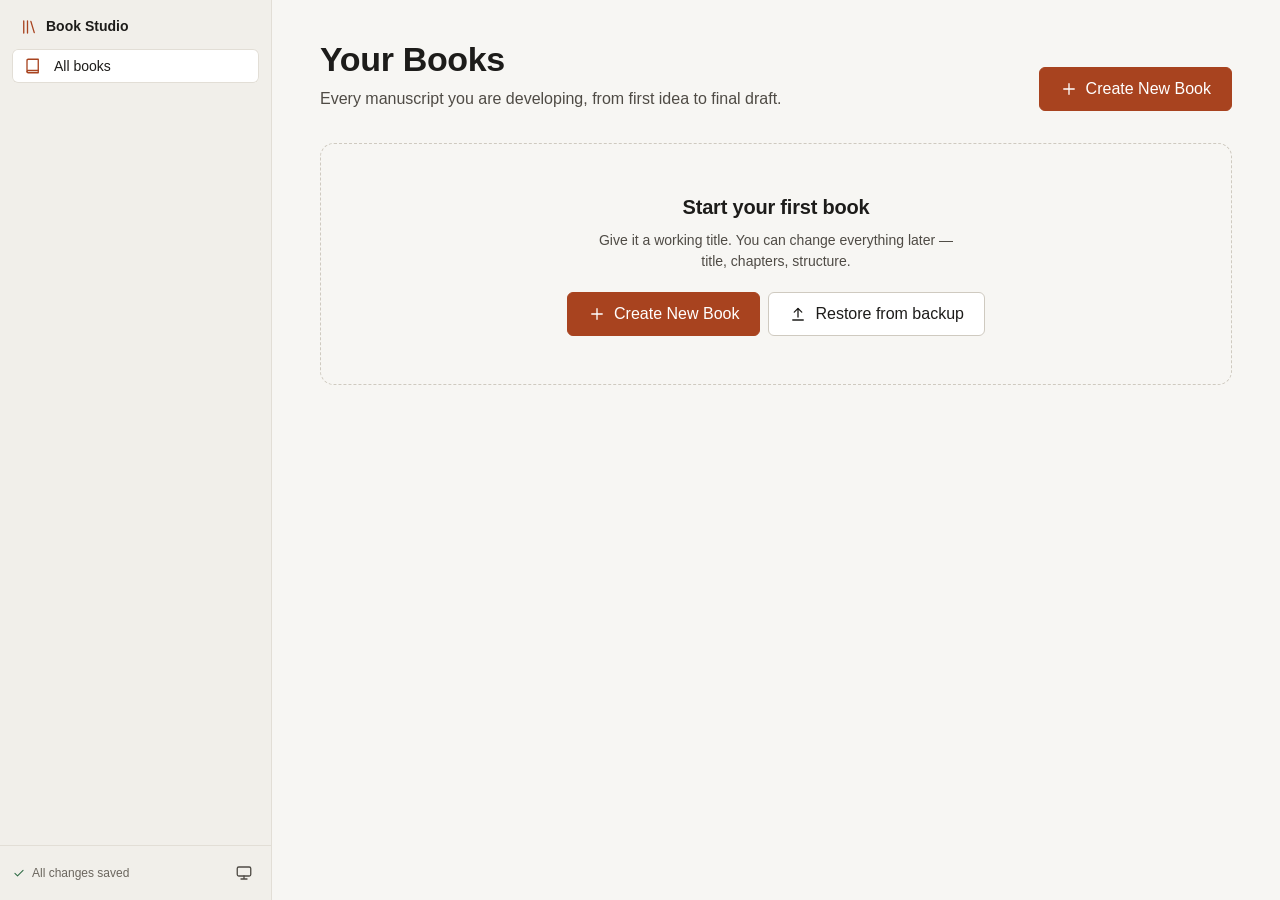
<file: book-studio/index.html>
<!doctype html>
<html lang="en">
<head>
  <meta charset="utf-8">
  <meta name="viewport" content="width=device-width, initial-scale=1, viewport-fit=cover">
  <meta name="color-scheme" content="light dark">
  <title>Book Studio</title>
  <link rel="stylesheet" href="css/styles.css">
</head>
<body>
  <div id="app" class="app">
    <aside id="sidebar" class="sidebar" aria-label="Book navigation"></aside>
    <div class="scrim" data-act="closeSidebar" aria-hidden="true"></div>
    <main id="main" class="main" tabindex="-1">
      <div class="boot" role="status">
        <span class="spinner" aria-hidden="true"></span>
        <span>Opening your library…</span>
      </div>
    </main>
  </div>
  <div id="modal-root"></div>
  <div id="toast-root" class="toasts" role="status" aria-live="polite"></div>

  <script src="js/util.js"></script>
  <script src="js/icons.js"></script>
  <script src="js/db.js"></script>
  <script src="js/sanitize.js"></script>
  <script src="js/diff.js"></script>
  <script src="js/store.js"></script>
  <script src="js/ui.js"></script>
  <script src="js/docx.js"></script>
  <script src="js/export.js"></script>
  <script src="js/views/sidebar.js"></script>
  <script src="js/views/library.js"></script>
  <script src="js/views/dashboard.js"></script>
  <script src="js/views/outline.js"></script>
  <script src="js/views/chapter.js"></script>
  <script src="js/views/editor.js"></script>
  <script src="js/views/notes.js"></script>
  <script src="js/views/progress.js"></script>
  <script src="js/views/review.js"></script>
  <script src="js/views/export.js"></script>
  <script src="js/app.js"></script>
</body>
</html>
</file>
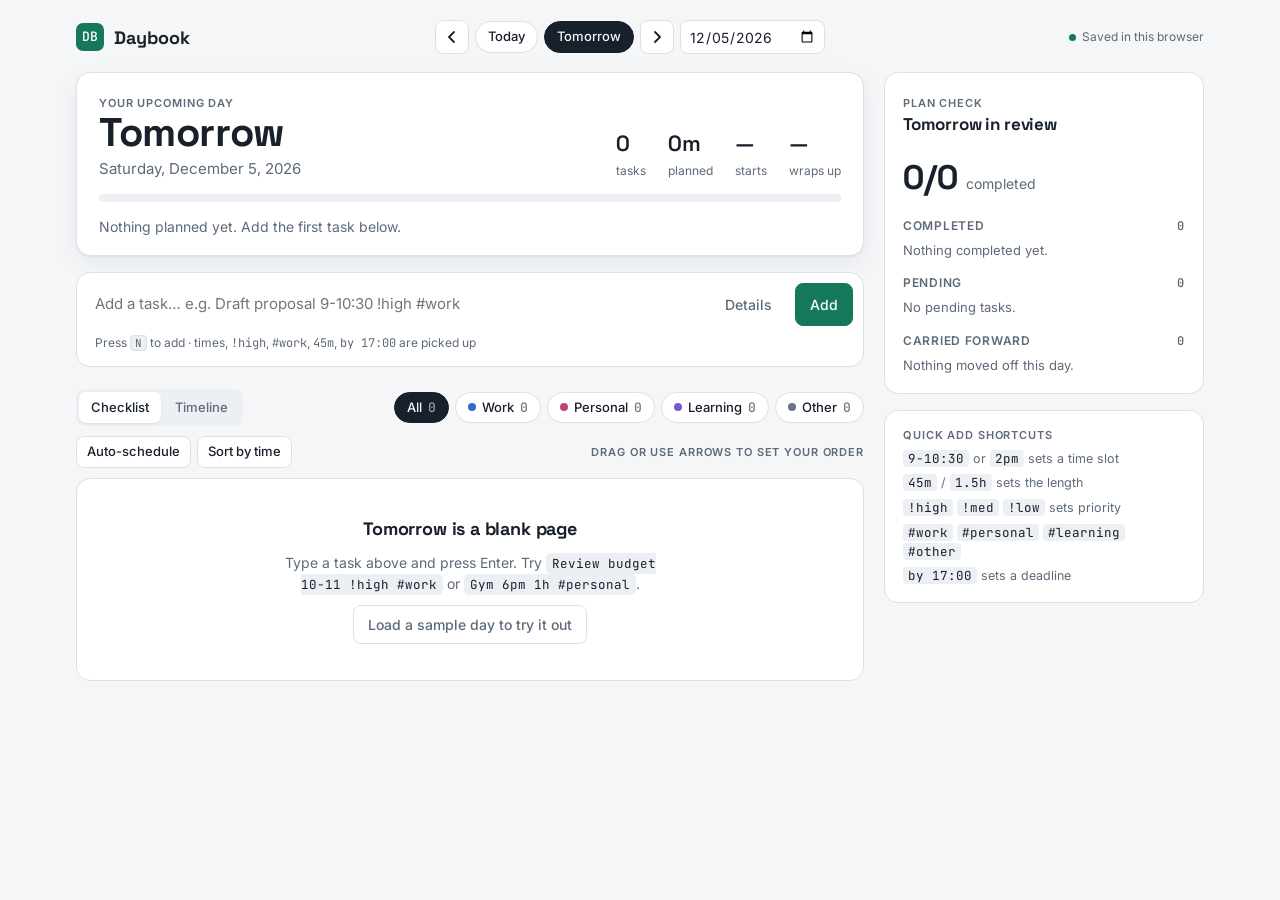
<file: planner/index.html>
<!doctype html>
<html lang="en">
<head>
<meta charset="utf-8">
<meta name="viewport" content="width=device-width, initial-scale=1, viewport-fit=cover">
</head>
<body style="margin:0">
<title>Daybook Planner</title>
<meta name="claude:viewport-fit-sides" content="cover">
<link rel="preconnect" href="https://fonts.googleapis.com">
<link rel="preconnect" href="https://fonts.gstatic.com" crossorigin>
<link rel="stylesheet" href="https://fonts.googleapis.com/css2?family=Inter:wght@400;500;600&family=Space+Grotesk:wght@500;600;700&family=JetBrains+Mono:wght@400;500&display=swap">
<style>
/* Layout: one working column (overview → quick add → schedule) beside a narrow review rail; stacks on phones. Detail editing slides in as a drawer. */
:root {
  --bg: #f4f6f8;
  --surface: #ffffff;
  --surface-2: #eceff3;
  --ink: #17202b;
  --muted: #5d6a79;
  --line: #dbe1e7;
  --accent: #15775b;
  --accent-ink: #ffffff;
  --accent-soft: #e1f1ea;
  --high: #c23b3b;
  --high-soft: #fbe7e7;
  --med: #a86a12;
  --med-soft: #fbf0dc;
  --low: #4f6f94;
  --low-soft: #e6edf5;
  --c-work: #2d6bd6;
  --c-personal: #c0437a;
  --c-learning: #7656d4;
  --c-other: #687585;
  --shadow: 0 1px 2px rgba(23,32,43,.06), 0 8px 24px rgba(23,32,43,.06);
  --f-display: "Space Grotesk", "Segoe UI", system-ui, sans-serif;
  --f-body: "Inter", "Segoe UI", system-ui, -apple-system, sans-serif;
  --f-mono: "JetBrains Mono", ui-monospace, "SF Mono", Menlo, Consolas, monospace;
  --r: 10px;
  --hour: 64px;
}
@media (prefers-color-scheme: dark) {
  :root:not([data-theme="light"]) {
    --bg: #0e1318; --surface: #151c24; --surface-2: #1d2630; --ink: #e5eaef; --muted: #93a0ae; --line: #29343f;
    --accent: #3fbf93; --accent-ink: #06201a; --accent-soft: #15352b;
    --high: #f07272; --high-soft: #3a1c1f; --med: #e2a84b; --med-soft: #352a14; --low: #8fb0d6; --low-soft: #1c2a3a;
    --c-work: #6fa0f5; --c-personal: #e67fa9; --c-learning: #a78ef1; --c-other: #9aa6b3;
    --shadow: 0 1px 2px rgba(0,0,0,.3), 0 8px 24px rgba(0,0,0,.25);
    color-scheme: dark;
  }
}
:root[data-theme="dark"] {
  --bg: #0e1318; --surface: #151c24; --surface-2: #1d2630; --ink: #e5eaef; --muted: #93a0ae; --line: #29343f;
  --accent: #3fbf93; --accent-ink: #06201a; --accent-soft: #15352b;
  --high: #f07272; --high-soft: #3a1c1f; --med: #e2a84b; --med-soft: #352a14; --low: #8fb0d6; --low-soft: #1c2a3a;
  --c-work: #6fa0f5; --c-personal: #e67fa9; --c-learning: #a78ef1; --c-other: #9aa6b3;
  --shadow: 0 1px 2px rgba(0,0,0,.3), 0 8px 24px rgba(0,0,0,.25);
  color-scheme: dark;
}

* { box-sizing: border-box; }
body { background: var(--bg); color: var(--ink); font-family: var(--f-body); font-size: 14px; line-height: 1.5; }
button, input, select, textarea { font: inherit; color: inherit; }
button { cursor: pointer; }
:focus-visible { outline: 2px solid var(--accent); outline-offset: 2px; }
h1, h2, h3 { font-family: var(--f-display); text-wrap: balance; margin: 0; letter-spacing: -0.01em; }
.mono { font-family: var(--f-mono); font-variant-numeric: tabular-nums; }
.label { font-size: 11px; font-weight: 600; letter-spacing: .08em; text-transform: uppercase; color: var(--muted); }

.wrap { max-width: 1160px; margin: 0 auto; padding-block: 20px 64px; padding-left: max(16px, env(safe-area-inset-left, 0px)); padding-right: max(16px, env(safe-area-inset-right, 0px)); }

/* Top bar */
.topbar { display: flex; align-items: center; gap: 12px; flex-wrap: wrap; justify-content: space-between; margin-bottom: 18px; }
.brand { display: flex; align-items: center; gap: 10px; font-family: var(--f-display); font-weight: 700; font-size: 18px; }
.brand-mark { width: 28px; height: 28px; border-radius: 7px; background: var(--accent); color: var(--accent-ink); display: grid; place-items: center; font-size: 13px; font-family: var(--f-mono); font-weight: 500; }
.sync { font-size: 12px; color: var(--muted); display: flex; align-items: center; gap: 6px; }
.sync i { width: 7px; height: 7px; border-radius: 50%; background: var(--muted); display: inline-block; }
.sync[data-state="ok"] i { background: var(--accent); }
.sync[data-state="warn"] i { background: var(--med); }

.daynav { display: flex; align-items: center; gap: 6px; flex-wrap: wrap; }
.iconbtn { width: 34px; height: 34px; border-radius: 8px; border: 1px solid var(--line); background: var(--surface); display: grid; place-items: center; }
.iconbtn:hover { border-color: var(--muted); }
.chip { border: 1px solid var(--line); background: var(--surface); border-radius: 999px; padding: 5px 12px; font-size: 13px; font-weight: 500; }
.chip[aria-pressed="true"] { background: var(--ink); color: var(--bg); border-color: var(--ink); }
.datepick { border: 1px solid var(--line); background: var(--surface); border-radius: 8px; padding: 5px 8px; height: 34px; }

.grid { display: grid; grid-template-columns: minmax(0, 1fr) 320px; gap: 20px; align-items: start; }
@media (max-width: 900px) { .grid { grid-template-columns: minmax(0, 1fr); } }

.card { background: var(--surface); border: 1px solid var(--line); border-radius: 14px; }

/* Overview */
.overview { padding: 22px 22px 18px; display: grid; gap: 14px; box-shadow: var(--shadow); }
.ov-head { display: flex; justify-content: space-between; align-items: flex-end; gap: 12px; flex-wrap: wrap; }
.ov-day { font-size: clamp(28px, 5vw, 40px); font-weight: 700; line-height: 1.05; }
.ov-date { color: var(--muted); font-size: 15px; margin-top: 4px; }
.ov-stats { display: flex; gap: 22px; flex-wrap: wrap; }
.stat { display: grid; gap: 2px; min-width: 0; }
.stat b { font-family: var(--f-display); font-size: 22px; font-weight: 600; font-variant-numeric: tabular-nums; }
.stat span { font-size: 12px; color: var(--muted); }
.ov-line { color: var(--muted); font-size: 14px; }
.ov-line strong { color: var(--ink); font-weight: 600; }
.bar { height: 8px; border-radius: 99px; background: var(--surface-2); overflow: hidden; display: flex; }
.bar span { display: block; height: 100%; }
.bar .b-done { background: var(--accent); }
.bar .b-doing { background: color-mix(in srgb, var(--accent) 40%, var(--surface-2)); }

/* Quick add */
.quick { margin-top: 16px; padding: 10px; display: grid; gap: 8px; }
.quick-row { display: flex; gap: 8px; }
.quick input { flex: 1; min-width: 0; border: 0; background: transparent; padding: 10px 8px; font-size: 15px; outline: none; }
.quick:focus-within { border-color: var(--accent); }
.btn { border: 1px solid var(--line); background: var(--surface); border-radius: 8px; padding: 8px 14px; font-weight: 500; white-space: nowrap; }
.btn:hover { border-color: var(--muted); }
.btn-primary { background: var(--accent); color: var(--accent-ink); border-color: var(--accent); }
.btn-primary:hover { filter: brightness(1.05); border-color: var(--accent); }
.btn-ghost { border-color: transparent; background: transparent; color: var(--muted); }
.btn-ghost:hover { color: var(--ink); border-color: var(--line); }
.btn-danger { color: var(--high); }
.btn-danger.armed { background: var(--high); color: var(--surface); border-color: var(--high); }
.btn-sm { padding: 5px 10px; font-size: 13px; }
.parsed { display: flex; gap: 6px; flex-wrap: wrap; padding: 0 8px 4px; min-height: 22px; font-size: 12px; color: var(--muted); align-items: center; }
.parsed .tok { background: var(--surface-2); border-radius: 6px; padding: 1px 8px; color: var(--ink); }
kbd { font-family: var(--f-mono); font-size: 11px; background: var(--surface-2); border: 1px solid var(--line); border-radius: 4px; padding: 0 4px; }

/* Toolbar */
.toolbar { display: flex; justify-content: space-between; align-items: center; gap: 10px; flex-wrap: wrap; margin: 22px 0 10px; }
.seg { display: inline-flex; background: var(--surface-2); border-radius: 9px; padding: 3px; gap: 2px; }
.seg button { border: 0; background: transparent; padding: 6px 12px; border-radius: 7px; font-weight: 500; font-size: 13px; color: var(--muted); }
.seg button[aria-pressed="true"] { background: var(--surface); color: var(--ink); box-shadow: 0 1px 2px rgba(0,0,0,.08); }
.filters { display: flex; gap: 6px; flex-wrap: wrap; }
.filters .chip { display: inline-flex; align-items: center; gap: 6px; }
.dot { width: 8px; height: 8px; border-radius: 50%; display: inline-block; flex: none; }
.cat-work { --cat: var(--c-work); } .cat-personal { --cat: var(--c-personal); } .cat-learning { --cat: var(--c-learning); } .cat-other { --cat: var(--c-other); }
.dot { background: var(--cat, var(--muted)); }
.tools { display: flex; gap: 6px; flex-wrap: wrap; }

/* Banner */
.banner { display: flex; gap: 12px; align-items: center; justify-content: space-between; flex-wrap: wrap; padding: 12px 14px; border-radius: 12px; background: var(--med-soft); color: var(--ink); margin-bottom: 14px; border: 1px solid color-mix(in srgb, var(--med) 30%, transparent); }
.banner p { margin: 0; }

/* Checklist */
.list { list-style: none; margin: 0; padding: 0; display: grid; gap: 8px; }
.task { display: grid; grid-template-columns: auto minmax(0, 1fr) auto; gap: 12px; align-items: center; padding: 12px 12px 12px 14px; background: var(--surface); border: 1px solid var(--line); border-radius: var(--r); position: relative; }
.task::before { content: ""; position: absolute; left: -1px; top: 10px; bottom: 10px; width: 3px; border-radius: 0 3px 3px 0; background: var(--cat); }
.task:hover { border-color: color-mix(in srgb, var(--muted) 50%, var(--line)); }
.task.dragging { opacity: .4; }
.task.drop-before { box-shadow: 0 -3px 0 0 var(--accent); }
.task.drop-after { box-shadow: 0 3px 0 0 var(--accent); }
.task[data-status="done"] .t-title { text-decoration: line-through; color: var(--muted); }
.t-open { all: unset; cursor: pointer; display: grid; gap: 3px; min-width: 0; }
.t-open:focus-visible { outline: 2px solid var(--accent); outline-offset: 4px; border-radius: 4px; }
.t-title { font-weight: 500; font-size: 15px; overflow-wrap: anywhere; }
.t-meta { display: flex; flex-wrap: wrap; gap: 4px 12px; font-size: 12.5px; color: var(--muted); align-items: center; }
.t-meta .warn { color: var(--high); font-weight: 500; }
.t-meta span { display: inline-flex; gap: 5px; align-items: center; }
.t-side { display: flex; gap: 6px; align-items: center; }
.order { display: grid; gap: 0; }
.order button { border: 0; background: transparent; color: var(--muted); width: 26px; height: 18px; display: grid; place-items: center; border-radius: 4px; padding: 0; }
.order button:hover { background: var(--surface-2); color: var(--ink); }
.st { width: 26px; height: 26px; border-radius: 50%; border: 0; background: transparent; padding: 0; display: grid; place-items: center; color: var(--muted); }
.st:hover { color: var(--accent); }
.task[data-status="done"] .st, .task[data-status="doing"] .st { color: var(--accent); }
.pill { font-size: 11.5px; font-weight: 600; padding: 2px 8px; border-radius: 6px; white-space: nowrap; }
.p-high { background: var(--high-soft); color: var(--high); }
.p-medium { background: var(--med-soft); color: var(--med); }
.p-low { background: var(--low-soft); color: var(--low); }
.sample { font-size: 10.5px; font-weight: 600; letter-spacing: .06em; text-transform: uppercase; color: var(--muted); border: 1px dashed var(--line); border-radius: 4px; padding: 0 5px; }
.seq { font-family: var(--f-mono); font-size: 12px; color: var(--muted); width: 18px; text-align: right; }

/* Timeline */
.timeline { padding: 12px 12px 12px 0; overflow: hidden; }
.tl { position: relative; margin-left: 64px; }
.tl-hour { position: absolute; left: 0; right: 0; border-top: 1px solid var(--line); }
.tl-hour span { position: absolute; left: -60px; top: -9px; width: 52px; text-align: right; font-family: var(--f-mono); font-size: 11px; color: var(--muted); }
.tl-half { position: absolute; left: 0; right: 0; border-top: 1px dashed color-mix(in srgb, var(--line) 60%, transparent); }
.tl-now { position: absolute; left: -6px; right: 0; border-top: 2px solid var(--high); z-index: 3; }
.tl-now::before { content: ""; position: absolute; left: -4px; top: -6px; width: 10px; height: 10px; border-radius: 50%; background: var(--high); }
.blk { position: absolute; border-radius: 8px; padding: 6px 9px; background: color-mix(in srgb, var(--cat) 14%, var(--surface)); border: 1px solid color-mix(in srgb, var(--cat) 35%, transparent); border-left: 3px solid var(--cat); overflow: hidden; text-align: left; display: grid; align-content: start; gap: 1px; z-index: 2; }
.blk:hover { z-index: 4; box-shadow: var(--shadow); }
.blk b { font-weight: 600; font-size: 13px; line-height: 1.25; overflow-wrap: anywhere; }
.blk small { font-family: var(--f-mono); font-size: 11px; color: var(--muted); }
.blk[data-status="done"] { opacity: .55; }
.blk[data-status="done"] b { text-decoration: line-through; }
.blk.short { display: flex; gap: 8px; align-items: center; padding-block: 2px; }
.blk.short b { white-space: nowrap; overflow: hidden; text-overflow: ellipsis; min-width: 0; }
.blk.short small { white-space: nowrap; flex: none; }
.blk.conflict { outline: 2px dashed var(--high); outline-offset: -2px; }
.unsched { margin-top: 16px; padding: 14px; border-top: 1px solid var(--line); margin-left: 12px; }
.unsched .list { margin-top: 8px; }

.empty { padding: 36px 24px; text-align: center; display: grid; gap: 10px; justify-items: center; color: var(--muted); }
.empty h3 { color: var(--ink); font-size: 18px; }
.empty p { margin: 0; max-width: 44ch; }
.empty code { font-family: var(--f-mono); font-size: 12.5px; background: var(--surface-2); padding: 2px 6px; border-radius: 5px; color: var(--ink); }

/* Review rail */
.rail { display: grid; gap: 16px; position: sticky; top: calc(env(safe-area-inset-top, 0px) + 16px); }
@media (max-width: 900px) { .rail { position: static; } }
.review { padding: 18px; display: grid; gap: 14px; }
.review h2 { font-size: 17px; }
.rv-score { display: flex; align-items: baseline; gap: 8px; }
.rv-score b { font-family: var(--f-display); font-size: 34px; font-weight: 700; font-variant-numeric: tabular-nums; }
.rv-score span { color: var(--muted); }
.rv-group { display: grid; gap: 6px; }
.rv-group h3 { font-family: var(--f-body); font-size: 12px; font-weight: 600; letter-spacing: .06em; text-transform: uppercase; color: var(--muted); display: flex; justify-content: space-between; }
.rv-group ul { list-style: none; margin: 0; padding: 0; display: grid; gap: 4px; }
.rv-group li button { all: unset; cursor: pointer; display: flex; gap: 8px; align-items: center; font-size: 13.5px; padding: 3px 0; width: 100%; min-width: 0; }
.rv-group li button span.tt { overflow: hidden; text-overflow: ellipsis; white-space: nowrap; flex: 1; min-width: 0; }
.rv-group li button:hover span.tt { color: var(--accent); }
.rv-group li small { color: var(--muted); font-size: 12px; white-space: nowrap; }
.rv-none { font-size: 13px; color: var(--muted); margin: 0; }
.rv-done .tt { text-decoration: line-through; color: var(--muted); }
.rv-msg { font-size: 13.5px; background: var(--accent-soft); border-radius: 10px; padding: 10px 12px; margin: 0; }
.legend { padding: 16px 18px; font-size: 12.5px; color: var(--muted); display: grid; gap: 6px; }
.legend code { font-family: var(--f-mono); color: var(--ink); background: var(--surface-2); padding: 0 5px; border-radius: 4px; }

/* Drawer */
.scrim { position: fixed; inset: 0; background: rgba(10,14,20,.35); z-index: 20; }
.drawer { position: fixed; top: 0; right: 0; bottom: 0; width: min(460px, 100%); background: var(--surface); border-left: 1px solid var(--line); z-index: 21; display: flex; flex-direction: column; box-shadow: -12px 0 40px rgba(0,0,0,.15); padding-top: env(safe-area-inset-top, 0px); padding-bottom: env(safe-area-inset-bottom, 0px); padding-right: env(safe-area-inset-right, 0px); animation: slide .18s ease-out; }
@keyframes slide { from { transform: translateX(24px); opacity: .6; } to { transform: none; opacity: 1; } }
@media (prefers-reduced-motion: reduce) { .drawer { animation: none; } }
.dr-head { display: flex; justify-content: space-between; align-items: center; padding: 14px 18px; border-bottom: 1px solid var(--line); gap: 10px; }
.dr-body { flex: 1; overflow-y: auto; padding: 18px; display: grid; gap: 18px; align-content: start; }
.dr-foot { padding: 12px 18px; border-top: 1px solid var(--line); display: flex; justify-content: space-between; gap: 8px; }
.field { display: grid; gap: 6px; min-width: 0; }
.field > label, .field > .label { font-size: 12px; font-weight: 600; color: var(--muted); letter-spacing: .02em; }
.inp { width: 100%; min-width: 0; border: 1px solid var(--line); background: var(--bg); border-radius: 8px; padding: 8px 10px; }
.inp:focus { outline: none; border-color: var(--accent); }
.title-inp { font-family: var(--f-display); font-size: 20px; font-weight: 600; border-color: transparent; background: transparent; padding: 4px 0; }
.title-inp:focus { border-color: transparent; border-bottom-color: var(--accent); border-radius: 0; }
.row2 { display: grid; grid-template-columns: 1fr 1fr; gap: 10px; }
.seg.full { display: flex; }
.seg.full button { flex: 1; }
.seg .s-todo[aria-pressed="true"] { color: var(--muted); }
.seg .s-doing[aria-pressed="true"] { color: var(--med); }
.seg .s-done[aria-pressed="true"] { color: var(--accent); }
.seg .pr-high[aria-pressed="true"] { color: var(--high); }
.seg .pr-medium[aria-pressed="true"] { color: var(--med); }
.seg .pr-low[aria-pressed="true"] { color: var(--low); }
.move-row { display: flex; gap: 6px; flex-wrap: wrap; align-items: center; }
.notes { list-style: none; margin: 0; padding: 0; display: grid; gap: 8px; }
.note { background: var(--bg); border: 1px solid var(--line); border-radius: 10px; padding: 9px 12px; display: grid; gap: 3px; }
.note.sys { background: transparent; border-style: dashed; color: var(--muted); font-size: 12.5px; }
.note p { margin: 0; white-space: pre-wrap; overflow-wrap: anywhere; }
.note-meta { display: flex; justify-content: space-between; font-size: 11.5px; color: var(--muted); align-items: center; }
.note-meta button { border: 0; background: transparent; color: var(--muted); font-size: 11.5px; padding: 0; }
.note-meta button:hover { color: var(--high); }
.note-type { font-weight: 600; text-transform: uppercase; letter-spacing: .06em; font-size: 10.5px; }
textarea.inp { resize: vertical; min-height: 70px; }
.note-add { display: grid; gap: 8px; }
.note-add-row { display: flex; gap: 8px; justify-content: space-between; align-items: center; flex-wrap: wrap; }

.toast { position: fixed; left: 50%; transform: translateX(-50%); bottom: calc(20px + env(safe-area-inset-bottom, 0px)); background: var(--ink); color: var(--bg); padding: 10px 16px; border-radius: 10px; z-index: 40; font-size: 13.5px; display: flex; gap: 12px; align-items: center; max-width: calc(100% - 32px); box-shadow: var(--shadow); }
.toast button { background: transparent; border: 0; color: var(--accent); font-weight: 600; padding: 0; filter: brightness(1.3); }

@media (max-width: 560px) {
  .ov-stats { gap: 16px; }
  .task { grid-template-columns: auto minmax(0, 1fr); }
  .t-side { grid-column: 2; justify-content: flex-start; }
  .order { display: flex; }
  .tl { margin-left: 52px; }
  .tl-hour span { left: -50px; width: 44px; }
  .row2 { grid-template-columns: 1fr; }
}
</style>

<div class="wrap">
  <header class="topbar">
    <div class="brand"><span class="brand-mark" aria-hidden="true">DB</span>Daybook</div>
    <nav class="daynav" aria-label="Choose day">
      <button class="iconbtn" id="prevDay" aria-label="Previous day"><svg width="16" height="16" viewBox="0 0 16 16" fill="none"><path d="M10 3 5 8l5 5" stroke="currentColor" stroke-width="1.8" stroke-linecap="round" stroke-linejoin="round"/></svg></button>
      <button class="chip" id="goToday">Today</button>
      <button class="chip" id="goTomorrow">Tomorrow</button>
      <button class="iconbtn" id="nextDay" aria-label="Next day"><svg width="16" height="16" viewBox="0 0 16 16" fill="none"><path d="m6 3 5 5-5 5" stroke="currentColor" stroke-width="1.8" stroke-linecap="round" stroke-linejoin="round"/></svg></button>
      <input type="date" class="datepick" id="datePick" aria-label="Pick a date">
    </nav>
    <div class="sync" id="sync" data-state="idle"><i></i><span>Loading…</span></div>
  </header>

  <div class="grid">
    <main style="min-width:0">
      <div id="banner"></div>
      <section class="card overview" id="overview" aria-live="polite"></section>

      <form class="card quick" id="quickForm" autocomplete="off">
        <div class="quick-row">
          <input id="quickInput" placeholder="Add a task… e.g. Draft proposal 9-10:30 !high #work" aria-label="New task">
          <button type="button" class="btn btn-ghost" id="addDetailed">Details</button>
          <button type="submit" class="btn btn-primary">Add</button>
        </div>
        <div class="parsed" id="parsed"><span>Press <kbd>N</kbd> to add · times, <code class="mono">!high</code>, <code class="mono">#work</code>, <code class="mono">45m</code>, <code class="mono">by 17:00</code> are picked up</span></div>
      </form>

      <div class="toolbar">
        <div class="seg" role="group" aria-label="View">
          <button id="vList" aria-pressed="true">Checklist</button>
          <button id="vTimeline" aria-pressed="false">Timeline</button>
        </div>
        <div class="filters" id="filters" role="group" aria-label="Filter by category"></div>
      </div>
      <div class="toolbar" style="margin-top:0">
        <div class="tools">
          <button class="btn btn-sm" id="autoSched" title="Give untimed tasks a slot in the open gaps of the day">Auto-schedule</button>
          <button class="btn btn-sm" id="sortTime" title="Reorder the checklist by start time">Sort by time</button>
        </div>
        <span class="label" id="orderHint">Drag or use arrows to set your order</span>
      </div>

      <section id="schedule"></section>
    </main>

    <aside class="rail">
      <section class="card review" id="review" aria-label="Day review"></section>
      <section class="card legend">
        <span class="label">Quick add shortcuts</span>
        <div><code>9-10:30</code> or <code>2pm</code> sets a time slot</div>
        <div><code>45m</code> / <code>1.5h</code> sets the length</div>
        <div><code>!high</code> <code>!med</code> <code>!low</code> sets priority</div>
        <div><code>#work</code> <code>#personal</code> <code>#learning</code> <code>#other</code></div>
        <div><code>by 17:00</code> sets a deadline</div>
      </section>
    </aside>
  </div>
</div>

<div id="drawerHost"></div>
<div id="toastHost"></div>

<script>
(() => {
  "use strict";
  const CATS = { work: "Work", personal: "Personal", learning: "Learning", other: "Other" };
  const PRI = { high: "High", medium: "Medium", low: "Low" };
  const PRI_RANK = { high: 0, medium: 1, low: 2 };
  const STATUS = { todo: "Not started", doing: "In progress", done: "Completed" };
  const NEXT_STATUS = { todo: "doing", doing: "done", done: "todo" };
  const LS_KEY = "daybook.tasks.v1";
  const PREF_KEY = "daybook.prefs.v1";
  const DAY_START = 9 * 60;
  const DEFAULT_LEN = 45;

  /* ---------- dates & times ---------- */
  const pad = n => String(n).padStart(2, "0");
  const ymd = d => `${d.getFullYear()}-${pad(d.getMonth() + 1)}-${pad(d.getDate())}`;
  const parseYmd = s => { const [y, m, d] = s.split("-").map(Number); return new Date(y, m - 1, d); };
  const addDays = (s, n) => { const d = parseYmd(s); d.setDate(d.getDate() + n); return ymd(d); };
  const today = () => ymd(new Date());
  const toMin = t => { if (!t) return null; const [h, m] = t.split(":").map(Number); return h * 60 + m; };
  const fromMin = m => `${pad(Math.floor(m / 60) % 24)}:${pad(m % 60)}`;
  const nowMin = () => { const d = new Date(); return d.getHours() * 60 + d.getMinutes(); };
  function dayName(s) {
    const t = today();
    if (s === t) return "Today";
    if (s === addDays(t, 1)) return "Tomorrow";
    if (s === addDays(t, -1)) return "Yesterday";
    return parseYmd(s).toLocaleDateString(undefined, { weekday: "long" });
  }
  const longDate = s => parseYmd(s).toLocaleDateString(undefined, { weekday: "long", month: "long", day: "numeric", year: "numeric" });
  const shortDate = s => parseYmd(s).toLocaleDateString(undefined, { weekday: "short", month: "short", day: "numeric" });
  const clock = t => { if (!t) return ""; const [h, m] = t.split(":").map(Number); return new Date(2000, 0, 1, h, m).toLocaleTimeString([], { hour: "numeric", minute: "2-digit" }); };
  const hourLabel = h => new Date(2000, 0, 1, h, 0).toLocaleTimeString([], { hour: "numeric" });
  function dur(min) { if (!min) return "0m"; const h = Math.floor(min / 60), m = min % 60; return (h ? h + "h" : "") + (m ? (h ? " " : "") + m + "m" : ""); }
  const stamp = ts => new Date(ts).toLocaleString([], { month: "short", day: "numeric", hour: "numeric", minute: "2-digit" });
  function relDay(s) { const n = dayName(s); return (n === "Today" || n === "Tomorrow" || n === "Yesterday") ? n : shortDate(s); }

  const esc = s => String(s ?? "").replace(/[&<>"']/g, c => ({ "&": "&amp;", "<": "&lt;", ">": "&gt;", '"': "&quot;", "'": "&#39;" }[c]));
  const uid = () => (crypto.randomUUID ? crypto.randomUUID() : Date.now().toString(36) + Math.random().toString(36).slice(2, 10)).replace(/[^a-zA-Z0-9-]/g, "");
  const lsGet = (k, d) => { try { const v = localStorage.getItem(k); return v ? JSON.parse(v) : d; } catch { return d; } };
  const lsSet = (k, v) => { try { localStorage.setItem(k, JSON.stringify(v)); return true; } catch { return false; } };

  /* ---------- state ---------- */
  const prefs = Object.assign({ view: "list" }, lsGet(PREF_KEY, {}));
  const state = { tasks: new Map(), date: addDays(today(), 1), view: prefs.view, filter: "all", openId: null, ready: false };

  /* ---------- storage: claude db per person, else this browser ---------- */
  const withTimeout = (p, ms) => Promise.race([p, new Promise(r => setTimeout(() => r(null), ms))]);
  const Store = {
    mode: "local", col: null, dirty: new Set(), inflight: new Set(), again: new Set(), timers: new Map(),
    async init() {
      if (window.claude && typeof window.claude.use === "function") {
        try {
          const [db, user] = await Promise.all([withTimeout(window.claude.use("db"), 10000), withTimeout(window.claude.use("user"), 10000)]);
          const id = db && user ? await user.id() : null;
          if (db && id) { this.col = db.collection("data/users/" + id); this.mode = "cloud"; this.subscribe(); return; }
        } catch (e) { /* fall back to local */ }
      }
      this.mode = "local";
      const arr = lsGet(LS_KEY, []);
      arr.forEach(t => state.tasks.set(t.id, normalize(t)));
      setSync("ok", "Saved in this browser");
      ready();
    },
    subscribe() {
      setSync("idle", "Connecting…");
      const timer = setTimeout(() => setSync("warn", state.ready ? "May be out of date" : "Can't reach your tasks yet"), 10000);
      this.col.onSnapshot(snap => {
        const next = new Map();
        snap.docs.forEach(d => { const v = d.data(); if (v && v.title !== undefined) next.set(d.id, normalize({ ...v, id: d.id })); });
        this.dirty.forEach(id => { const local = state.tasks.get(id); if (local) next.set(id, local); else next.delete(id); });
        state.tasks = next;
        if (!snap.metadata.fromCache) { clearTimeout(timer); setSync("ok", "Saved to your account"); }
        state.ready ? render() : ready();
      }, err => { clearTimeout(timer); setSync("warn", "Sync stopped — reload to reconnect"); if (!state.ready) ready(); });
    },
    save(id, delay = 0) {
      if (this.mode === "local") { this.persistLocal(); return; }
      this.dirty.add(id);
      clearTimeout(this.timers.get(id));
      this.timers.set(id, setTimeout(() => this.write(id), delay));
    },
    write(id) {
      if (this.inflight.has(id)) { this.again.add(id); return; }
      this.inflight.add(id);
      const t = state.tasks.get(id);
      const ref = this.col.doc(id);
      const p = t ? ref.set(JSON.parse(JSON.stringify(t))) : ref.delete();
      p.catch(e => { toast(e && e.code === "quota_exceeded" ? "Storage is full. Delete some old tasks." : "Couldn't save that change. Check your connection."); })
        .finally(() => { this.inflight.delete(id); if (this.again.delete(id)) this.write(id); else this.dirty.delete(id); });
    },
    persistLocal() { if (!lsSet(LS_KEY, [...state.tasks.values()])) setSync("warn", "This browser isn't saving changes"); }
  };

  function normalize(t) {
    return {
      id: t.id, title: t.title || "Untitled task", date: t.date || today(), start: t.start || "", end: t.end || "",
      est: t.est || 0, deadline: t.deadline || "", priority: PRI[t.priority] ? t.priority : "medium",
      category: CATS[t.category] ? t.category : "other", status: STATUS[t.status] ? t.status : "todo",
      order: typeof t.order === "number" ? t.order : 0, notes: Array.isArray(t.notes) ? t.notes : [],
      movedFrom: Array.isArray(t.movedFrom) ? t.movedFrom : [], createdAt: t.createdAt || Date.now(),
      doneAt: t.doneAt || 0, sample: !!t.sample
    };
  }

  /* ---------- task helpers ---------- */
  const dayTasks = d => [...state.tasks.values()].filter(t => t.date === d).sort((a, b) => a.order - b.order || a.createdAt - b.createdAt);
  const nextOrder = d => dayTasks(d).reduce((m, t) => Math.max(m, t.order), -1) + 1;
  const length = t => (t.start && t.end) ? Math.max(0, toMin(t.end) - toMin(t.start)) : (t.est || 0);

  function upsert(t, delay = 0) { state.tasks.set(t.id, t); Store.save(t.id, delay); }
  function remove(id) { state.tasks.delete(id); Store.save(id); }

  function createTask(fields) {
    const t = normalize({ id: uid(), date: state.date, createdAt: Date.now(), ...fields });
    t.order = nextOrder(t.date);
    upsert(t);
    return t;
  }

  function setStatus(t, s) {
    t.status = s; t.doneAt = s === "done" ? Date.now() : 0;
    upsert(t);
  }

  function moveTask(t, newDate, quiet) {
    if (!newDate || newDate === t.date) return false;
    const from = t.date;
    if (!t.movedFrom.includes(from)) t.movedFrom.push(from);
    t.notes.push({ id: uid(), type: "system", text: `Moved from ${shortDate(from)} to ${shortDate(newDate)}`, ts: Date.now() });
    t.date = newDate;
    t.order = nextOrder(newDate);
    if (t.status === "done") t.status = "todo";
    upsert(t);
    if (!quiet) toast(`Moved “${t.title}” to ${relDay(newDate)}`);
    return true;
  }

  function moveUnfinished(tasks, to) {
    const list = tasks.filter(t => t.status !== "done");
    list.forEach(t => moveTask(t, to, true));
    if (list.length) toast(`Moved ${list.length} unfinished task${list.length > 1 ? "s" : ""} to ${relDay(to)}. Notes came along.`);
    render();
  }

  function deadlineInfo(t) {
    if (!t.deadline) return null;
    const d = new Date(t.deadline);
    if (isNaN(d)) return null;
    const dDate = ymd(d);
    const time = d.toLocaleTimeString([], { hour: "numeric", minute: "2-digit" });
    const label = dDate === t.date ? `Due ${time}` : `Due ${relDay(dDate)}, ${time}`;
    return { label, overdue: t.status !== "done" && d.getTime() < Date.now() };
  }

  function conflicts(list) {
    const timed = list.filter(t => t.start && t.end).sort((a, b) => toMin(a.start) - toMin(b.start));
    const bad = new Set();
    for (let i = 0; i < timed.length; i++) for (let j = i + 1; j < timed.length; j++) {
      if (toMin(timed[j].start) < toMin(timed[i].end)) { bad.add(timed[i].id); bad.add(timed[j].id); } else break;
    }
    return bad;
  }

  /* ---------- quick-add parsing ---------- */
  function parseHM(h, m, ap) {
    h = Number(h); m = Number(m || 0);
    if (ap) { ap = ap.toLowerCase(); if (ap === "pm" && h < 12) h += 12; if (ap === "am" && h === 12) h = 0; }
    if (h > 23 || m > 59) return null;
    return h * 60 + m;
  }
  function parseQuick(raw) {
    let s = " " + raw + " ";
    const out = {};
    s = s.replace(/\s!(high|hi|h|urgent|1)\b/i, () => (out.priority = "high", " "))
         .replace(/\s!(medium|med|m|2)\b/i, () => (out.priority = "medium", " "))
         .replace(/\s!(low|lo|l|3)\b/i, () => (out.priority = "low", " "));
    s = s.replace(/\s#(\w+)/, (all, w) => {
      const k = Object.keys(CATS).find(c => c.startsWith(w.toLowerCase()));
      if (k) { out.category = k; return " "; }
      return all;
    });
    s = s.replace(/\s(?:by|due)\s+(\d{1,2})(?::(\d{2}))?\s*(am|pm)?\b/i, (all, h, m, ap) => {
      const v = parseHM(h, m, ap); if (v == null) return all;
      out.deadline = `${state.date}T${fromMin(v)}`; return " ";
    });
    s = s.replace(/\s(\d{1,2})(?::(\d{2}))?\s*(am|pm)?\s*(?:-|–|to)\s*(\d{1,2})(?::(\d{2}))?\s*(am|pm)?(?=\s)/i, (all, h1, m1, a1, h2, m2, a2) => {
      let ap2 = a2, ap1 = a1 || a2;
      let a = parseHM(h1, m1, ap1), b = parseHM(h2, m2, ap2);
      if (a == null || b == null) return all;
      if (!a1 && !a2) { if (a < 7 * 60) a += 720; if (b < 7 * 60 || b <= a) b += 720; }
      if (b <= a) return all;
      out.start = fromMin(a); out.end = fromMin(b); return " ";
    });
    s = s.replace(/\s(\d+(?:\.\d+)?)\s*(h|hr|hrs|hours?|m|min|mins|minutes?)(?=\s)/i, (all, n, u) => {
      const v = Math.round(Number(n) * (u[0].toLowerCase() === "h" ? 60 : 1));
      if (!v || v > 720) return all;
      out.est = v; return " ";
    });
    if (!out.start) {
      s = s.replace(/\s(?:at\s+)?(\d{1,2}):(\d{2})\s*(am|pm)?(?=\s)|\s(?:at\s+)?(\d{1,2})\s*(am|pm)(?=\s)/i, (all, h, m, ap, h2, ap2) => {
        const v = h != null ? parseHM(h, m, ap) : parseHM(h2, 0, ap2);
        if (v == null) return all;
        out.start = fromMin(v); return " ";
      });
    }
    if (out.start && !out.end) out.end = fromMin(Math.min(toMin(out.start) + (out.est || 60), 24 * 60 - 1));
    out.title = s.replace(/\s+/g, " ").trim();
    return out;
  }

  /* ---------- rendering ---------- */
  const $ = id => document.getElementById(id);
  const ICON_STATUS = {
    todo: '<svg width="22" height="22" viewBox="0 0 22 22" fill="none"><circle cx="11" cy="11" r="8.5" stroke="currentColor" stroke-width="1.6"/></svg>',
    doing: '<svg width="22" height="22" viewBox="0 0 22 22" fill="none"><circle cx="11" cy="11" r="8.5" stroke="currentColor" stroke-width="1.6"/><path d="M11 2.5a8.5 8.5 0 0 1 0 17z" fill="currentColor"/></svg>',
    done: '<svg width="22" height="22" viewBox="0 0 22 22" fill="none"><circle cx="11" cy="11" r="9.3" fill="currentColor"/><path d="m6.8 11.2 2.8 2.8 5.6-5.8" stroke="var(--surface)" stroke-width="1.9" stroke-linecap="round" stroke-linejoin="round"/></svg>'
  };
  const I_NOTE = '<svg width="13" height="13" viewBox="0 0 16 16" fill="none"><path d="M3 3h10v7H7l-3 3v-3H3z" stroke="currentColor" stroke-width="1.5" stroke-linejoin="round"/></svg>';
  const I_CLOCK = '<svg width="13" height="13" viewBox="0 0 16 16" fill="none"><circle cx="8" cy="8" r="6" stroke="currentColor" stroke-width="1.5"/><path d="M8 5v3l2 1.5" stroke="currentColor" stroke-width="1.5" stroke-linecap="round"/></svg>';
  const I_MOVE = '<svg width="13" height="13" viewBox="0 0 16 16" fill="none"><path d="M2 8h10m-3-3 3 3-3 3" stroke="currentColor" stroke-width="1.5" stroke-linecap="round" stroke-linejoin="round"/></svg>';

  function setSync(s, text) { const el = $("sync"); el.dataset.state = s; el.querySelector("span").textContent = text; }

  function render() {
    $("datePick").value = state.date;
    $("goToday").setAttribute("aria-pressed", state.date === today());
    $("goTomorrow").setAttribute("aria-pressed", state.date === addDays(today(), 1));
    $("vList").setAttribute("aria-pressed", state.view === "list");
    $("vTimeline").setAttribute("aria-pressed", state.view === "timeline");
    $("orderHint").hidden = state.view !== "list";
    renderBanner(); renderOverview(); renderFilters(); renderSchedule(); renderReview();
    if (state.openId) refreshDrawerMeta();
  }

  function renderBanner() {
    const t = today();
    const stale = [...state.tasks.values()].filter(x => x.date < t && x.status !== "done");
    const host = $("banner");
    if (!stale.length) { host.innerHTML = ""; return; }
    host.innerHTML = `<div class="banner"><p><strong>${stale.length} unfinished task${stale.length > 1 ? "s" : ""}</strong> from earlier days still need a home.</p>
      <div class="tools"><button class="btn btn-sm" data-carry="${t}">Move to today</button><button class="btn btn-sm" data-carry="${addDays(t, 1)}">Move to tomorrow</button></div></div>`;
    host.querySelectorAll("[data-carry]").forEach(b => b.onclick = () => moveUnfinished(stale, b.dataset.carry));
  }

  function renderOverview() {
    const list = dayTasks(state.date);
    const done = list.filter(t => t.status === "done").length;
    const doing = list.filter(t => t.status === "doing").length;
    const timed = list.filter(t => t.start).sort((a, b) => toMin(a.start) - toMin(b.start));
    const total = list.reduce((s, t) => s + length(t), 0);
    const high = list.filter(t => t.priority === "high" && t.status !== "done");
    const last = timed.reduce((m, t) => Math.max(m, toMin(t.end || t.start)), 0);
    const nextUp = state.date === today()
      ? list.find(t => t.status !== "done" && t.start && toMin(t.end || t.start) > nowMin()) || list.find(t => t.status !== "done")
      : (timed.find(t => t.status !== "done") || list.find(t => t.status !== "done"));
    const pct = n => list.length ? (n / list.length * 100) : 0;
    let line;
    if (!list.length) line = state.date >= today() ? "Nothing planned yet. Add the first task below." : "No tasks were planned for this day.";
    else if (done === list.length) line = "Everything on this day is done.";
    else line = (nextUp ? `${state.date === today() ? "Up next" : "First up"}: <strong>${esc(nextUp.title)}</strong>${nextUp.start ? " at " + clock(nextUp.start) : ""}. ` : "")
      + (high.length ? `${high.length} high-priority task${high.length > 1 ? "s" : ""} open.` : "No high-priority tasks open.");
    $("overview").innerHTML = `
      <div class="ov-head">
        <div><div class="label">${state.date === addDays(today(), 1) ? "Your upcoming day" : state.date === today() ? "Your day" : "Day view"}</div>
          <h1 class="ov-day">${esc(dayName(state.date))}</h1><div class="ov-date">${esc(longDate(state.date))}</div></div>
        <div class="ov-stats">
          <div class="stat"><b>${list.length}</b><span>tasks</span></div>
          <div class="stat"><b>${dur(total)}</b><span>planned</span></div>
          <div class="stat"><b>${timed.length ? clock(timed[0].start) : "—"}</b><span>starts</span></div>
          <div class="stat"><b>${last ? clock(fromMin(last)) : "—"}</b><span>wraps up</span></div>
        </div>
      </div>
      <div class="bar" role="img" aria-label="${done} of ${list.length} completed, ${doing} in progress"><span class="b-done" style="width:${pct(done)}%"></span><span class="b-doing" style="width:${pct(doing)}%"></span></div>
      <div class="ov-line">${line}</div>`;
  }

  function renderFilters() {
    const list = dayTasks(state.date);
    const opts = [["all", "All", list.length], ...Object.entries(CATS).map(([k, v]) => [k, v, list.filter(t => t.category === k).length])];
    $("filters").innerHTML = opts.map(([k, v, n]) => `<button class="chip ${k !== "all" ? "cat-" + k : ""}" data-f="${k}" aria-pressed="${state.filter === k}">${k !== "all" ? '<i class="dot"></i>' : ""}${v} <span class="mono" style="opacity:.6">${n}</span></button>`).join("");
    $("filters").querySelectorAll("[data-f]").forEach(b => b.onclick = () => { state.filter = b.dataset.f; render(); });
  }

  function visible() { const l = dayTasks(state.date); return state.filter === "all" ? l : l.filter(t => t.category === state.filter); }

  function metaHTML(t, bad) {
    const parts = [];
    if (t.start) parts.push(`<span class="mono">${I_CLOCK}${clock(t.start)}${t.end ? "–" + clock(t.end) : ""}</span>`);
    else if (t.est) parts.push(`<span class="mono">${I_CLOCK}${dur(t.est)}</span>`);
    if (bad) parts.push(`<span class="warn">Overlaps another task</span>`);
    const dl = deadlineInfo(t); if (dl) parts.push(`<span class="${dl.overdue ? "warn" : ""}">${dl.overdue ? "Overdue · " : ""}${esc(dl.label)}</span>`);
    parts.push(`<span class="cat-${t.category}"><i class="dot"></i>${CATS[t.category]}</span>`);
    if (t.status === "doing") parts.push(`<span>In progress</span>`);
    const n = t.notes.filter(x => x.type !== "system").length;
    if (n) parts.push(`<span>${I_NOTE}${n}</span>`);
    if (t.movedFrom.length) parts.push(`<span title="Carried over from ${esc(t.movedFrom.map(shortDate).join(", "))}">${I_MOVE}Carried over</span>`);
    if (t.sample) parts.push(`<span class="sample">Sample</span>`);
    return parts.join("");
  }

  function rowHTML(t, i, bad, withOrder) {
    return `<li class="task cat-${t.category}" data-id="${t.id}" data-status="${t.status}" ${withOrder ? 'draggable="true"' : ""}>
      <button class="st" data-st="${t.id}" aria-label="${STATUS[t.status]}. Change status">${ICON_STATUS[t.status]}</button>
      <button class="t-open" data-open="${t.id}"><span class="t-title">${esc(t.title)}</span><span class="t-meta">${metaHTML(t, bad)}</span></button>
      <div class="t-side"><span class="pill p-${t.priority}">${PRI[t.priority]}</span>
        ${withOrder ? `<div class="order"><button data-up="${t.id}" aria-label="Move up"><svg width="12" height="12" viewBox="0 0 12 12" fill="none"><path d="m3 7.5 3-3 3 3" stroke="currentColor" stroke-width="1.6" stroke-linecap="round" stroke-linejoin="round"/></svg></button><button data-down="${t.id}" aria-label="Move down"><svg width="12" height="12" viewBox="0 0 12 12" fill="none"><path d="m3 4.5 3 3 3-3" stroke="currentColor" stroke-width="1.6" stroke-linecap="round" stroke-linejoin="round"/></svg></button></div>` : ""}
      </div></li>`;
  }

  function emptyHTML() {
    const anyTasks = state.tasks.size > 0;
    if (state.filter !== "all") return `<div class="card empty"><h3>No ${CATS[state.filter]} tasks on this day</h3><p>Pick another category or add one with <code>#${state.filter}</code>.</p></div>`;
    return `<div class="card empty"><h3>${esc(dayName(state.date))} is a blank page</h3>
      <p>Type a task above and press Enter. Try <code>Review budget 10-11 !high #work</code> or <code>Gym 6pm 1h #personal</code>.</p>
      ${anyTasks ? "" : `<button class="btn" id="loadSample">Load a sample day to try it out</button>`}</div>`;
  }

  function renderSchedule() {
    const host = $("schedule");
    const list = visible();
    const bad = conflicts(dayTasks(state.date));
    if (!state.ready) { host.innerHTML = `<div class="card empty"><p>Loading your plan…</p></div>`; return; }
    if (!list.length) { host.innerHTML = emptyHTML(); const b = $("loadSample"); if (b) b.onclick = loadSample; return; }
    if (state.view === "list") {
      host.innerHTML = `<ol class="list" id="taskList">${list.map((t, i) => rowHTML(t, i, bad.has(t.id), true)).join("")}</ol>`;
      wireDrag($("taskList"));
    } else {
      host.innerHTML = timelineHTML(list, bad);
    }
    host.querySelectorAll("[data-st]").forEach(b => b.onclick = e => { e.stopPropagation(); const t = state.tasks.get(b.dataset.st); setStatus(t, NEXT_STATUS[t.status]); render(); });
    host.querySelectorAll("[data-open]").forEach(b => b.onclick = () => openDrawer(b.dataset.open));
    host.querySelectorAll("[data-up]").forEach(b => b.onclick = () => nudge(b.dataset.up, -1));
    host.querySelectorAll("[data-down]").forEach(b => b.onclick = () => nudge(b.dataset.down, 1));
  }

  function timelineHTML(list, bad) {
    const timed = list.filter(t => t.start).sort((a, b) => toMin(a.start) - toMin(b.start));
    const untimed = list.filter(t => !t.start);
    let html = "";
    if (timed.length) {
      const minS = Math.min(...timed.map(t => toMin(t.start)));
      const maxE = Math.max(...timed.map(t => toMin(t.end || t.start) || toMin(t.start) + 30));
      const h0 = Math.max(0, Math.min(8, Math.floor(minS / 60)));
      const h1 = Math.min(24, Math.max(18, Math.ceil(maxE / 60)));
      const H = parseFloat(getComputedStyle(document.documentElement).getPropertyValue("--hour")) || 64;
      const y = m => (m - h0 * 60) / 60 * H;
      // lanes for overlaps
      const lanes = []; const laneOf = new Map(); let cluster = [], clusterEnd = -1; const clusters = [];
      timed.forEach(t => {
        const s = toMin(t.start), e = Math.max(toMin(t.end || t.start), s + 20);
        if (s >= clusterEnd && cluster.length) { clusters.push(cluster); cluster = []; lanes.length = 0; }
        let li = lanes.findIndex(end => end <= s); if (li < 0) { li = lanes.length; lanes.push(e); } else lanes[li] = e;
        laneOf.set(t.id, li); cluster.push(t); clusterEnd = Math.max(clusterEnd, e);
      });
      if (cluster.length) clusters.push(cluster);
      const width = new Map();
      clusters.forEach(c => { const n = Math.max(...c.map(t => laneOf.get(t.id))) + 1; c.forEach(t => width.set(t.id, n)); });
      let grid = "";
      for (let h = h0; h <= h1; h++) {
        grid += `<div class="tl-hour" style="top:${y(h * 60)}px"><span>${hourLabel(h % 24)}</span></div>`;
        if (h < h1) grid += `<div class="tl-half" style="top:${y(h * 60 + 30)}px"></div>`;
      }
      if (state.date === today() && nowMin() >= h0 * 60 && nowMin() <= h1 * 60) grid += `<div class="tl-now" style="top:${y(nowMin())}px" aria-label="Now"></div>`;
      const blocks = timed.map(t => {
        const s = toMin(t.start), e = Math.max(toMin(t.end || t.start) || s + 30, s + 20);
        const n = width.get(t.id), l = laneOf.get(t.id);
        const hp = Math.max(y(e) - y(s) - 2, 22);
        return `<button class="blk cat-${t.category} ${bad.has(t.id) ? "conflict" : ""} ${hp < 44 ? "short" : ""}" data-open="${t.id}" data-status="${t.status}" style="top:${y(s) + 1}px;height:${hp}px;left:calc(${l / n * 100}% + 4px);width:calc(${100 / n}% - 8px)" title="${esc(t.title)}">
          <b>${esc(t.title)}</b><small>${clock(t.start)}${t.end ? "–" + clock(t.end) : ""} · ${PRI[t.priority]}${t.status === "doing" ? " · In progress" : ""}</small></button>`;
      }).join("");
      html += `<div class="card timeline"><div class="tl" style="height:${y(h1 * 60) + 10}px">${grid}${blocks}</div>`;
    } else {
      html += `<div class="card timeline"><div class="empty" style="padding:24px"><p>No time slots yet. Add times like <code>9-10:30</code> or press <strong>Auto-schedule</strong> to fill the day.</p></div>`;
    }
    if (untimed.length) html += `<div class="unsched"><span class="label">No time slot · ${untimed.length}</span><ol class="list">${untimed.map(t => rowHTML(t, 0, false, false)).join("")}</ol></div>`;
    return html + `</div>`;
  }

  /* ---------- ordering ---------- */
  function reorder(ids) { ids.forEach((id, i) => { const t = state.tasks.get(id); if (t && t.order !== i) { t.order = i; upsert(t); } }); }
  function nudge(id, dir) {
    const ids = dayTasks(state.date).map(t => t.id);
    const vis = visible().map(t => t.id);
    const vi = vis.indexOf(id), target = vis[vi + dir];
    if (!target) return;
    const a = ids.indexOf(id), b = ids.indexOf(target);
    [ids[a], ids[b]] = [ids[b], ids[a]];
    reorder(ids); render();
    const btn = document.querySelector(`[data-${dir < 0 ? "up" : "down"}="${id}"]`); if (btn) btn.focus();
  }
  function wireDrag(ol) {
    let dragId = null;
    ol.querySelectorAll(".task").forEach(li => {
      li.addEventListener("dragstart", e => { dragId = li.dataset.id; li.classList.add("dragging"); e.dataTransfer.effectAllowed = "move"; try { e.dataTransfer.setData("text/plain", dragId); } catch {} });
      li.addEventListener("dragend", () => { li.classList.remove("dragging"); ol.querySelectorAll(".drop-before,.drop-after").forEach(x => x.classList.remove("drop-before", "drop-after")); });
      li.addEventListener("dragover", e => {
        if (!dragId || li.dataset.id === dragId) return;
        e.preventDefault();
        const r = li.getBoundingClientRect(), after = e.clientY > r.top + r.height / 2;
        li.classList.toggle("drop-after", after); li.classList.toggle("drop-before", !after);
      });
      li.addEventListener("dragleave", () => li.classList.remove("drop-before", "drop-after"));
      li.addEventListener("drop", e => {
        e.preventDefault();
        if (!dragId || li.dataset.id === dragId) return;
        const after = li.classList.contains("drop-after");
        const ids = dayTasks(state.date).map(t => t.id).filter(x => x !== dragId);
        let at = ids.indexOf(li.dataset.id) + (after ? 1 : 0);
        ids.splice(at, 0, dragId);
        reorder(ids); dragId = null; render();
      });
    });
  }

  function autoSchedule() {
    const list = dayTasks(state.date);
    const busy = list.filter(t => t.start && t.end).map(t => [toMin(t.start), toMin(t.end)]).sort((a, b) => a[0] - b[0]);
    const todo = list.filter(t => !t.start && t.status !== "done");
    if (!todo.length) { toast("Every open task already has a time slot."); return; }
    let floor = DAY_START;
    if (state.date === today()) floor = Math.max(DAY_START, Math.ceil(nowMin() / 15) * 15);
    let placed = 0;
    todo.forEach(t => {
      const len = t.est || DEFAULT_LEN;
      let s = floor;
      for (const [bs, be] of busy) { if (s + len <= bs) break; if (be > s) s = Math.ceil(be / 5) * 5; }
      if (s + len > 23 * 60 + 59) return;
      t.start = fromMin(s); t.end = fromMin(s + len);
      busy.push([s, s + len]); busy.sort((a, b) => a[0] - b[0]);
      upsert(t); placed++;
    });
    toast(placed ? `Placed ${placed} task${placed > 1 ? "s" : ""} into open slots, in your order.` : "No room left in the day for the untimed tasks.");
    render();
  }

  function sortByTime() {
    const list = dayTasks(state.date);
    const ids = [...list].sort((a, b) => (a.start ? toMin(a.start) : 1e5) - (b.start ? toMin(b.start) : 1e5) || PRI_RANK[a.priority] - PRI_RANK[b.priority] || a.order - b.order).map(t => t.id);
    reorder(ids); toast("Checklist ordered by start time."); render();
  }

  /* ---------- review ---------- */
  function renderReview() {
    const d = state.date;
    const list = dayTasks(d);
    const done = list.filter(t => t.status === "done");
    const open = list.filter(t => t.status !== "done");
    const carried = [...state.tasks.values()].filter(t => t.movedFrom.includes(d) && t.date !== d);
    const isPast = d < today(), isToday = d === today();
    const nextDay = addDays(d, 1);
    const item = (t, side, cls = "") => `<li class="${cls}"><button data-open="${t.id}"><i class="dot cat-${t.category}"></i><span class="tt">${esc(t.title)}</span><small>${side}</small></button></li>`;
    let msg = "";
    if (list.length && !open.length) msg = "All done. A clean finish makes tomorrow easier to plan.";
    else if (open.length && (isPast || isToday)) msg = `${open.length} task${open.length > 1 ? "s" : ""} still open. Carry ${open.length > 1 ? "them" : "it"} forward so nothing slips.`;
    else if (!isPast && !isToday && list.length) msg = `Planned ${dur(list.reduce((s, t) => s + length(t), 0))} across ${list.length} task${list.length > 1 ? "s" : ""}. Check the order and you're set.`;
    $("review").innerHTML = `
      <div><span class="label">${isPast ? "Day review" : isToday ? "Today so far" : "Plan check"}</span><h2>${esc(relDay(d))} in review</h2></div>
      <div class="rv-score"><b>${done.length}/${list.length}</b><span>completed</span></div>
      ${msg ? `<p class="rv-msg">${msg}</p>` : ""}
      <div class="rv-group"><h3><span>Completed</span><span class="mono">${done.length}</span></h3>
        ${done.length ? `<ul>${done.map(t => item(t, t.doneAt ? new Date(t.doneAt).toLocaleTimeString([], { hour: "numeric", minute: "2-digit" }) : "", "rv-done")).join("")}</ul>` : `<p class="rv-none">Nothing completed yet.</p>`}</div>
      <div class="rv-group"><h3><span>Pending</span><span class="mono">${open.length}</span></h3>
        ${open.length ? `<ul>${open.map(t => item(t, STATUS[t.status])).join("")}</ul>` : `<p class="rv-none">No pending tasks.</p>`}</div>
      <div class="rv-group"><h3><span>Carried forward</span><span class="mono">${carried.length}</span></h3>
        ${carried.length ? `<ul>${carried.map(t => item(t, "→ " + relDay(t.date))).join("")}</ul>` : `<p class="rv-none">Nothing moved off this day.</p>`}</div>
      ${open.length ? `<button class="btn btn-primary" id="carryAll">Move ${open.length} unfinished to ${esc(relDay(nextDay))}</button>` : ""}`;
    $("review").querySelectorAll("[data-open]").forEach(b => b.onclick = () => openDrawer(b.dataset.open));
    const c = $("carryAll"); if (c) c.onclick = () => moveUnfinished(open, nextDay);
  }

  /* ---------- drawer ---------- */
  let saveTimer = null;
  function openDrawer(id, focusTitle) {
    const t = state.tasks.get(id); if (!t) return;
    state.openId = id;
    const segBtns = (name, map, val, cls) => Object.entries(map).map(([k, v]) => `<button type="button" class="${cls}-${k}" data-${name}="${k}" aria-pressed="${val === k}">${v}</button>`).join("");
    $("drawerHost").innerHTML = `<div class="scrim" id="scrim"></div>
    <aside class="drawer" role="dialog" aria-modal="true" aria-label="Task details">
      <div class="dr-head"><span class="label" id="drDay"></span><button class="iconbtn" id="drClose" aria-label="Close"><svg width="14" height="14" viewBox="0 0 14 14" fill="none"><path d="m3 3 8 8M11 3l-8 8" stroke="currentColor" stroke-width="1.7" stroke-linecap="round"/></svg></button></div>
      <div class="dr-body">
        <input class="inp title-inp" id="fTitle" value="${esc(t.title)}" aria-label="Task title">
        <div class="field"><span class="label">Progress</span><div class="seg full" role="group" aria-label="Status">${segBtns("s", STATUS, t.status, "s")}</div></div>
        <div class="row2">
          <div class="field"><label for="fStart">Start</label><input type="time" class="inp" id="fStart" value="${t.start}"></div>
          <div class="field"><label for="fEnd">End</label><input type="time" class="inp" id="fEnd" value="${t.end}"></div>
        </div>
        <div class="row2">
          <div class="field"><label for="fDeadline">Deadline</label><input type="datetime-local" class="inp" id="fDeadline" value="${t.deadline}"></div>
          <div class="field"><label for="fEst">Length (min)</label><input type="number" min="0" step="5" class="inp" id="fEst" value="${t.est || ""}" placeholder="${length(t) || 45}"></div>
        </div>
        <div class="field"><span class="label">Priority</span><div class="seg full" role="group" aria-label="Priority">${segBtns("p", PRI, t.priority, "pr")}</div></div>
        <div class="field"><span class="label">Category</span><div class="seg full" role="group" aria-label="Category">${segBtns("c", CATS, t.category, "c")}</div></div>
        <div class="field"><span class="label">Reschedule (notes stay with the task)</span>
          <div class="move-row" id="moveRow"></div></div>
        <div class="field"><span class="label">Notes &amp; comments</span>
          <ul class="notes" id="notes"></ul>
          <div class="note-add">
            <textarea class="inp" id="fNote" placeholder="Add context, instructions or an update…"></textarea>
            <div class="note-add-row">
              <div class="seg" role="group" aria-label="Note type"><button type="button" data-nt="note" aria-pressed="true">Note</button><button type="button" data-nt="instruction" aria-pressed="false">Instruction</button><button type="button" data-nt="update" aria-pressed="false">Update</button></div>
              <button type="button" class="btn btn-primary btn-sm" id="addNote">Add</button>
            </div>
          </div>
        </div>
      </div>
      <div class="dr-foot"><button class="btn btn-danger" id="del">Delete task</button><button class="btn" id="drDone">Done</button></div>
    </aside>`;
    let noteType = "note";
    const close = () => closeDrawer();
    $("scrim").onclick = close; $("drClose").onclick = close; $("drDone").onclick = close;
    const commit = (delay) => { upsert(t, delay); render(); };
    $("fTitle").oninput = e => { t.title = e.target.value.trim() || "Untitled task"; clearTimeout(saveTimer); saveTimer = setTimeout(() => commit(0), 400); };
    $("fStart").onchange = e => {
      const old = toMin(t.start), oldEnd = toMin(t.end);
      t.start = e.target.value;
      if (t.start && (!t.end || toMin(t.end) <= toMin(t.start))) {
        const len = (old != null && oldEnd != null && oldEnd > old) ? oldEnd - old : (t.est || 60);
        t.end = fromMin(Math.min(toMin(t.start) + len, 1439)); $("fEnd").value = t.end;
      }
      if (!t.start) { t.end = ""; $("fEnd").value = ""; }
      commit();
    };
    $("fEnd").onchange = e => { t.end = e.target.value; if (t.end && t.start && toMin(t.end) <= toMin(t.start)) { toast("End time is before the start. Adjust one of them."); } commit(); };
    $("fDeadline").onchange = e => { t.deadline = e.target.value; commit(); };
    $("fEst").onchange = e => { t.est = Math.max(0, Math.round(Number(e.target.value) || 0)); commit(); };
    document.querySelectorAll("[data-s]").forEach(b => b.onclick = () => { setStatus(t, b.dataset.s); syncSeg("s", t.status); render(); });
    document.querySelectorAll("[data-p]").forEach(b => b.onclick = () => { t.priority = b.dataset.p; syncSeg("p", t.priority); commit(); });
    document.querySelectorAll("[data-c]").forEach(b => b.onclick = () => { t.category = b.dataset.c; syncSeg("c", t.category); commit(); });
    document.querySelectorAll("[data-nt]").forEach(b => b.onclick = () => { noteType = b.dataset.nt; syncSeg("nt", noteType); });
    const addNote = () => {
      const v = $("fNote").value.trim(); if (!v) return;
      t.notes.push({ id: uid(), type: noteType, text: v, ts: Date.now() });
      $("fNote").value = ""; commit(); renderNotes(t); $("fNote").focus();
    };
    $("addNote").onclick = addNote;
    $("fNote").onkeydown = e => { if (e.key === "Enter" && (e.metaKey || e.ctrlKey)) { e.preventDefault(); addNote(); } };
    const del = $("del");
    del.onclick = () => {
      if (!del.classList.contains("armed")) { del.classList.add("armed"); del.textContent = "Click again to delete"; setTimeout(() => { if (del.isConnected) { del.classList.remove("armed"); del.textContent = "Delete task"; } }, 3000); return; }
      const title = t.title; closeDrawer(); remove(t.id); render(); toast(`Deleted “${title}”`);
    };
    refreshDrawerMeta(); renderNotes(t);
    (focusTitle ? $("fTitle") : $("drClose")).focus();
    if (focusTitle) $("fTitle").select();
  }
  function syncSeg(name, val) { document.querySelectorAll(`[data-${name}]`).forEach(b => b.setAttribute("aria-pressed", b.dataset[name] === val)); }
  function refreshDrawerMeta() {
    const t = state.tasks.get(state.openId);
    if (!t) { closeDrawer(); return; }
    const dd = $("drDay"); if (!dd) return;
    dd.textContent = `${relDay(t.date)} · ${shortDate(t.date)}`;
    const opts = [[addDays(t.date, 1), relDay(addDays(t.date, 1))], [addDays(t.date, 2), relDay(addDays(t.date, 2))]];
    if (t.date !== today() && t.date > today()) opts.unshift([today(), "Today"]);
    if (t.date < today()) { opts.length = 0; opts.push([today(), "Today"], [addDays(today(), 1), "Tomorrow"]); }
    const row = $("moveRow");
    row.innerHTML = opts.map(([d, l]) => `<button type="button" class="btn btn-sm" data-mv="${d}">${esc(l)}</button>`).join("") + `<input type="date" class="inp" id="mvPick" style="width:auto" aria-label="Move to date">`;
    row.querySelectorAll("[data-mv]").forEach(b => b.onclick = () => { moveTask(t, b.dataset.mv); render(); renderNotes(t); });
    $("mvPick").onchange = e => { if (moveTask(t, e.target.value)) { render(); renderNotes(t); } };
  }
  function renderNotes(t) {
    const host = $("notes"); if (!host) return;
    if (!t.notes.length) { host.innerHTML = `<li class="rv-none">No notes yet. Add context, instructions or progress updates below.</li>`; return; }
    host.innerHTML = t.notes.map(n => n.type === "system"
      ? `<li class="note sys"><div class="note-meta"><span>${esc(n.text)}</span><span>${stamp(n.ts)}</span></div></li>`
      : `<li class="note"><div class="note-meta"><span class="note-type">${esc(n.type)}</span><span>${stamp(n.ts)} · <button data-rmn="${n.id}">Remove</button></span></div><p>${esc(n.text)}</p></li>`).join("");
    host.querySelectorAll("[data-rmn]").forEach(b => b.onclick = () => { t.notes = t.notes.filter(n => n.id !== b.dataset.rmn); upsert(t); render(); renderNotes(t); });
  }
  function closeDrawer() {
    if (!state.openId) return;
    clearTimeout(saveTimer);
    const t = state.tasks.get(state.openId);
    if (t) { const v = $("fTitle"); if (v) { const nv = v.value.trim() || "Untitled task"; if (nv !== t.title) { t.title = nv; upsert(t); } } }
    const id = state.openId;
    state.openId = null; $("drawerHost").innerHTML = ""; render();
    const back = document.querySelector(`[data-open="${id}"]`); if (back) back.focus();
  }

  /* ---------- toast ---------- */
  let toastTimer;
  function toast(msg) {
    $("toastHost").innerHTML = `<div class="toast" role="status">${esc(msg)}</div>`;
    clearTimeout(toastTimer); toastTimer = setTimeout(() => { $("toastHost").innerHTML = ""; }, 3200);
  }

  /* ---------- sample data ---------- */
  function loadSample() {
    const d = state.date;
    const rows = [
      { title: "Plan the week's priorities", start: "08:30", end: "09:00", priority: "high", category: "work", notes: [{ type: "instruction", text: "Pick the 3 outcomes that matter most this week." }] },
      { title: "Draft client proposal", start: "09:00", end: "10:30", priority: "high", category: "work", deadline: `${d}T17:00`, notes: [{ type: "note", text: "Use last quarter's numbers. Ask Sam for the pricing sheet." }] },
      { title: "Team stand-up", start: "10:30", end: "10:45", priority: "medium", category: "work" },
      { title: "Read a chapter of a design book", start: "13:00", end: "13:45", priority: "low", category: "learning" },
      { title: "Reply to pending emails", est: 30, priority: "medium", category: "work" },
      { title: "Evening run", start: "18:00", end: "18:45", priority: "medium", category: "personal" },
      { title: "Renew library card", est: 15, priority: "low", category: "other" }
    ];
    rows.forEach(r => createTask({ ...r, sample: true, notes: (r.notes || []).map(n => ({ id: uid(), ts: Date.now(), ...n })) }));
    toast("Sample tasks added. They're marked “Sample”; delete them when you're ready.");
    render();
  }

  /* ---------- quick add ---------- */
  function previewParse() {
    const v = $("quickInput").value;
    const host = $("parsed");
    if (!v.trim()) { host.innerHTML = `<span>Press <kbd>N</kbd> to add · times, <code class="mono">!high</code>, <code class="mono">#work</code>, <code class="mono">45m</code>, <code class="mono">by 17:00</code> are picked up</span>`; return; }
    const p = parseQuick(v);
    const toks = [`<span>Adds to ${esc(relDay(state.date))}:</span>`];
    if (p.start) toks.push(`<span class="tok mono">${clock(p.start)}–${clock(p.end)}</span>`); else if (p.est) toks.push(`<span class="tok mono">${dur(p.est)}</span>`);
    toks.push(`<span class="tok">${PRI[p.priority || "medium"]}</span>`);
    toks.push(`<span class="tok">${CATS[p.category || (state.filter !== "all" ? state.filter : "other")]}</span>`);
    if (p.deadline) toks.push(`<span class="tok">Due ${clock(p.deadline.slice(11))}</span>`);
    host.innerHTML = toks.join("");
  }
  function quickAdd(openDetails) {
    const v = $("quickInput").value.trim();
    if (!v && !openDetails) return;
    const p = v ? parseQuick(v) : {};
    if (!p.category && state.filter !== "all") p.category = state.filter;
    const t = createTask({ ...p, title: p.title || "New task" });
    $("quickInput").value = ""; previewParse(); render();
    if (openDetails) openDrawer(t.id, !v);
    else { toast(`Added “${t.title}” to ${relDay(t.date)}`); $("quickInput").focus(); }
  }

  /* ---------- wiring ---------- */
  function go(d) { state.date = d; render(); }
  $("prevDay").onclick = () => go(addDays(state.date, -1));
  $("nextDay").onclick = () => go(addDays(state.date, 1));
  $("goToday").onclick = () => go(today());
  $("goTomorrow").onclick = () => go(addDays(today(), 1));
  $("datePick").onchange = e => { if (e.target.value) go(e.target.value); };
  $("vList").onclick = () => { state.view = "list"; prefs.view = "list"; lsSet(PREF_KEY, prefs); render(); };
  $("vTimeline").onclick = () => { state.view = "timeline"; prefs.view = "timeline"; lsSet(PREF_KEY, prefs); render(); };
  $("autoSched").onclick = autoSchedule;
  $("sortTime").onclick = sortByTime;
  $("quickForm").onsubmit = e => { e.preventDefault(); quickAdd(false); };
  $("addDetailed").onclick = () => quickAdd(true);
  $("quickInput").oninput = previewParse;
  document.addEventListener("keydown", e => {
    if (e.key === "Escape" && state.openId) { closeDrawer(); return; }
    const tag = (e.target.tagName || "").toLowerCase();
    if (["input", "textarea", "select"].includes(tag) || e.metaKey || e.ctrlKey || e.altKey) return;
    if (state.openId) return;
    if (e.key === "n" || e.key === "N") { e.preventDefault(); $("quickInput").focus(); }
    else if (e.key === "ArrowLeft") go(addDays(state.date, -1));
    else if (e.key === "ArrowRight") go(addDays(state.date, 1));
    else if (e.key === "t") go(today());
  });
  // keep "Now" line and overdue flags fresh, and roll over at midnight
  let lastDay = today();
  setInterval(() => { const t = today(); if (t !== lastDay) { if (state.date === addDays(lastDay, 1)) state.date = addDays(t, 1); lastDay = t; } if (!state.openId) render(); }, 60000);

  function ready() { state.ready = true; render(); }
  render();
  Store.init();
})();
</script>

</body>
</html>
</file>
<file: book-studio/css/styles.css>
/* ==========================================================================
   Book Studio — design system
   One type scale, one spacing scale, one radius scale, one accent.
   ========================================================================== */

:root {
  /* palette — light */
  --bg: #f7f6f3;
  --surface: #ffffff;
  --surface-2: #f1efea;
  --surface-3: #e8e5de;
  --line: #e2ded6;
  --line-strong: #cfcac0;
  --text: #1d1c1a;
  --text-2: #4f4b45;          /* 8.4:1 on surface */
  --text-3: #6b665e;          /* 5.6:1 on surface */
  --accent: #a8431f;          /* restrained clay; 6.1:1 on white */
  --accent-hover: #8f3818;
  --accent-soft: #f6e8e1;
  --accent-ink: #ffffff;
  --mark: #fbeeb0;
  --mark-ink: #1d1c1a;
  --rev: #fdf1dc;
  --rev-line: #c98a1d;
  --ok: #2f6b45;
  --ok-soft: #e3efe6;
  --warn: #8a5a00;
  --danger: #b3261e;
  --danger-soft: #fbe9e7;
  --ins: #dff0e3;
  --ins-ink: #1e5631;
  --del: #fbe3e1;
  --del-ink: #8c1d18;
  --scrim: rgba(20, 18, 15, .38);
  --heat-0: #ece9e2;
  --heat-1: #f0d3c4;
  --heat-2: #dda287;
  --heat-3: #c26c45;
  --heat-4: #943513;

  /* type */
  --font-ui: ui-sans-serif, -apple-system, BlinkMacSystemFont, "Segoe UI", Inter, Roboto, "Helvetica Neue", Arial, sans-serif;
  --font-book: "Iowan Old Style", "Palatino Linotype", Palatino, "Book Antiqua", Georgia, "Times New Roman", serif;
  --font-mono: ui-monospace, "SF Mono", Menlo, Consolas, monospace;
  --fs-xs: 12px;
  --fs-sm: 13px;
  --fs-md: 14px;
  --fs-lg: 16px;
  --fs-xl: 20px;
  --fs-2xl: 26px;
  --fs-3xl: 34px;

  /* spacing (4px base) */
  --s1: 4px; --s2: 8px; --s3: 12px; --s4: 16px; --s5: 20px; --s6: 24px; --s8: 32px; --s10: 40px; --s12: 48px; --s16: 64px;

  /* radii — inner = outer − padding */
  --r-lg: 14px;
  --r-md: 10px;
  --r-sm: 6px;
  --r-xs: 4px;

  /* sizes */
  --control: 36px;
  --control-sm: 30px;
  --sidebar: 272px;
  --panel: 340px;
  --ease: cubic-bezier(.2, .7, .2, 1);
}

@media (prefers-color-scheme: dark) {
  :root:not([data-theme="light"]) {
    --bg: #141312;
    --surface: #1c1b19;
    --surface-2: #24221f;
    --surface-3: #2e2c28;
    --line: #34312c;
    --line-strong: #47433d;
    --text: #edeae4;
    --text-2: #c3beb5;
    --text-3: #9d978d;
    --accent: #e58a63;
    --accent-hover: #f09d79;
    --accent-soft: #3a2519;
    --accent-ink: #1b0f09;
    --mark: #5a4a14;
    --mark-ink: #f6efd4;
    --rev: #3a2d12;
    --rev-line: #d9a441;
    --ok: #7cc495;
    --ok-soft: #1f3327;
    --warn: #e0b45c;
    --danger: #f08a80;
    --danger-soft: #3d1d1a;
    --ins: #1c3a26;
    --ins-ink: #a9e2bb;
    --del: #42201d;
    --del-ink: #f3b3ad;
    --scrim: rgba(0, 0, 0, .55);
    --heat-0: #2a2825;
    --heat-1: #4a2e22;
    --heat-2: #7a4329;
    --heat-3: #b8633d;
    --heat-4: #f0a07c;
  }
}
:root[data-theme="dark"] {
  --bg: #141312;
  --surface: #1c1b19;
  --surface-2: #24221f;
  --surface-3: #2e2c28;
  --line: #34312c;
  --line-strong: #47433d;
  --text: #edeae4;
  --text-2: #c3beb5;
  --text-3: #9d978d;
  --accent: #e58a63;
  --accent-hover: #f09d79;
  --accent-soft: #3a2519;
  --accent-ink: #1b0f09;
  --mark: #5a4a14;
  --mark-ink: #f6efd4;
  --rev: #3a2d12;
  --rev-line: #d9a441;
  --ok: #7cc495;
  --ok-soft: #1f3327;
  --warn: #e0b45c;
  --danger: #f08a80;
  --danger-soft: #3d1d1a;
  --ins: #1c3a26;
  --ins-ink: #a9e2bb;
  --del: #42201d;
  --del-ink: #f3b3ad;
  --scrim: rgba(0, 0, 0, .55);
  --heat-0: #2a2825;
  --heat-1: #4a2e22;
  --heat-2: #7a4329;
  --heat-3: #b8633d;
  --heat-4: #f0a07c;
}

/* ---------- base ---------- */
*, *::before, *::after { box-sizing: border-box; }
html, body { height: 100%; }
body {
  margin: 0;
  background: var(--bg);
  color: var(--text);
  font: var(--fs-md)/1.5 var(--font-ui);
  -webkit-font-smoothing: antialiased;
  text-rendering: optimizeLegibility;
  overflow: hidden;
}
h1, h2, h3, h4 { margin: 0; font-weight: 600; letter-spacing: -.01em; text-wrap: balance; overflow-wrap: anywhere; }
p { margin: 0; }
a { color: var(--accent); text-underline-offset: 2px; }
button, input, select, textarea { font: inherit; color: inherit; }
button { cursor: pointer; }
:focus-visible { outline: 2px solid var(--accent); outline-offset: 2px; }
::selection { background: color-mix(in srgb, var(--accent) 24%, transparent); }
.num, .tabular { font-variant-numeric: tabular-nums; }
.muted { color: var(--text-3); }
.sr-only { position: absolute; width: 1px; height: 1px; overflow: hidden; clip: rect(0 0 0 0); white-space: nowrap; }
.ic { width: 18px; height: 18px; flex: none; fill: none; stroke: currentColor; stroke-width: 1.75; stroke-linecap: round; stroke-linejoin: round; }
.ic-sm .ic, .ic.sm { width: 16px; height: 16px; }
[hidden] { display: none !important; }

/* ---------- app shell ---------- */
.app { display: grid; grid-template-columns: var(--sidebar) minmax(0, 1fr); height: 100vh; height: 100dvh; }
.main { overflow-y: auto; overflow-x: hidden; min-width: 0; position: relative; outline: none; }
.main.is-editor { overflow: hidden; display: flex; flex-direction: column; }
.boot { height: 100%; display: flex; gap: var(--s3); align-items: center; justify-content: center; color: var(--text-2); }
.scrim { display: none; }

/* ---------- sidebar ---------- */
.sidebar {
  background: var(--surface-2);
  border-right: 1px solid var(--line);
  display: flex; flex-direction: column;
  min-height: 0;
  overflow: hidden;
}
.sb-top { padding: var(--s4) var(--s3) var(--s2); display: flex; flex-direction: column; gap: var(--s3); }
.sb-brand { display: flex; align-items: center; gap: var(--s2); padding: 0 var(--s2); font-weight: 600; font-size: var(--fs-md); color: var(--text); text-decoration: none; }
.sb-brand .ic { color: var(--accent); }
.book-switch {
  display: flex; align-items: center; gap: var(--s2); width: 100%;
  padding: var(--s2) var(--s3); border-radius: var(--r-md);
  background: var(--surface); border: 1px solid var(--line);
  text-align: left; min-height: 48px;
}
.book-switch:hover { border-color: var(--line-strong); }
.book-switch .bs-title { font-weight: 600; line-height: 1.25; display: block; overflow: hidden; text-overflow: ellipsis; white-space: nowrap; }
.book-switch .bs-sub { font-size: var(--fs-xs); color: var(--text-3); display: block; font-variant-numeric: tabular-nums; }
.book-switch > span { flex: 1; min-width: 0; }
.sb-nav { display: flex; flex-direction: column; gap: 1px; padding: var(--s1) var(--s3); }
.sb-link {
  display: flex; align-items: center; gap: var(--s3);
  height: 34px; padding: 0 var(--s3);
  border-radius: var(--r-sm); color: var(--text-2); text-decoration: none; font-weight: 500;
}
.sb-link:hover { background: var(--surface-3); color: var(--text); }
.sb-link.active { background: var(--surface); color: var(--text); box-shadow: inset 0 0 0 1px var(--line); }
.sb-link.active .ic { color: var(--accent); }
.sb-link .count { margin-left: auto; font-size: var(--fs-xs); color: var(--text-3); font-variant-numeric: tabular-nums; }
.sb-section-head { display: flex; align-items: center; justify-content: space-between; padding: var(--s5) var(--s3) var(--s2) var(--s6); }
.sb-section-head h2 { font-size: var(--fs-xs); font-weight: 600; color: var(--text-3); text-transform: uppercase; letter-spacing: .06em; }
.sb-tree { flex: 1; overflow-y: auto; padding: 0 var(--s3) var(--s4); min-height: 0; }
.tree-ch { margin-bottom: 1px; }
.tree-row {
  display: flex; align-items: center; gap: var(--s1);
  min-height: 32px; border-radius: var(--r-sm); color: var(--text-2);
}
.tree-row:hover { background: var(--surface-3); }
.tree-row.active { background: var(--surface); color: var(--text); box-shadow: inset 0 0 0 1px var(--line); }
.tree-row a { flex: 1; min-width: 0; color: inherit; text-decoration: none; padding: 6px var(--s2) 6px 0; overflow: hidden; text-overflow: ellipsis; white-space: nowrap; }
.tree-row .tw { font-size: var(--fs-xs); color: var(--text-3); padding-right: var(--s2); font-variant-numeric: tabular-nums; }
.tree-toggle { width: 24px; height: 24px; border: 0; background: none; display: grid; place-items: center; color: var(--text-3); border-radius: var(--r-xs); flex: none; }
.tree-toggle .ic { width: 14px; height: 14px; transition: transform .15s var(--ease); }
.tree-ch.open > .tree-row .tree-toggle .ic { transform: rotate(90deg); }
.tree-ch > .tree-row a { font-weight: 500; }
.tree-secs { display: none; padding-left: 22px; }
.tree-ch.open .tree-secs { display: block; }
.tree-secs .tree-row a { padding-left: var(--s2); font-size: var(--fs-sm); }
.tree-secs .tree-row.lvl2 a { padding-left: var(--s6); }
.dot { width: 7px; height: 7px; border-radius: 50%; flex: none; background: var(--line-strong); }
.dot.review { background: var(--warn); }
.dot.final { background: var(--ok); }
.sb-foot { border-top: 1px solid var(--line); padding: var(--s3); display: flex; align-items: center; gap: var(--s2); }
.sb-foot .save-state { flex: 1; }

/* ---------- save status ---------- */
.save-state { display: inline-flex; align-items: center; gap: 6px; font-size: var(--fs-xs); color: var(--text-3); white-space: nowrap; font-variant-numeric: tabular-nums; }
.save-state .ic { width: 14px; height: 14px; }
.save-state.saving .pulse { width: 7px; height: 7px; border-radius: 50%; background: var(--text-3); animation: pulse 1s ease-in-out infinite; }
.save-state.saved .ic { color: var(--ok); }
.save-state.saved.just .ic { animation: pop .45s var(--ease); }
.save-state.error { color: var(--danger); }
@keyframes pulse { 50% { opacity: .25; } }
@keyframes pop { 0% { transform: scale(.4); opacity: 0; } 60% { transform: scale(1.2); opacity: 1; } 100% { transform: scale(1); } }

/* ---------- buttons & controls ---------- */
.btn {
  display: inline-flex; align-items: center; justify-content: center; gap: var(--s2);
  height: var(--control); padding: 0 var(--s4);
  border-radius: var(--r-sm); border: 1px solid var(--line-strong);
  background: var(--surface); color: var(--text); font-weight: 500; white-space: nowrap;
  text-decoration: none; transition: background .12s, border-color .12s, color .12s;
}
.btn:hover { background: var(--surface-2); }
.btn:disabled { opacity: .55; cursor: default; }
.btn-primary { background: var(--accent); border-color: var(--accent); color: var(--accent-ink); }
.btn-primary:hover { background: var(--accent-hover); border-color: var(--accent-hover); }
.btn-ghost { border-color: transparent; background: transparent; color: var(--text-2); }
.btn-ghost:hover { background: var(--surface-2); color: var(--text); }
.btn-danger { background: var(--danger); border-color: var(--danger); color: #fff; }
:root[data-theme="dark"] .btn-danger { color: #1a0a08; }
.btn-sm { height: var(--control-sm); padding: 0 var(--s3); font-size: var(--fs-sm); }
.btn-lg { height: 44px; padding: 0 var(--s5); font-size: var(--fs-lg); }
.btn .spinner { width: 14px; height: 14px; }
.icon-btn {
  width: var(--control-sm); height: var(--control-sm); display: inline-grid; place-items: center;
  border: 0; background: none; border-radius: var(--r-sm); color: var(--text-2); flex: none;
}
.icon-btn:hover { background: var(--surface-2); color: var(--text); }
.icon-btn.on { color: var(--accent); background: var(--accent-soft); }
.icon-btn:disabled { opacity: .4; cursor: default; }
.link-btn { border: 0; background: none; padding: 0; color: var(--accent); font-weight: 500; }
.link-btn:hover { text-decoration: underline; text-underline-offset: 2px; }
.spinner { width: 18px; height: 18px; border-radius: 50%; border: 2px solid currentColor; border-right-color: transparent; animation: spin .7s linear infinite; display: inline-block; opacity: .8; }
@keyframes spin { to { transform: rotate(360deg); } }

:where(input[type="text"], input[type="number"], input[type="url"], input[type="search"], input:not([type]), select, textarea) {
  width: 100%; height: var(--control); padding: 0 var(--s3);
  background: var(--surface); border: 1px solid var(--line-strong); border-radius: var(--r-sm);
  transition: border-color .12s, box-shadow .12s;
}
:where(textarea) { height: auto; padding: var(--s2) var(--s3); resize: vertical; line-height: 1.55; }
:where(select) { padding-right: var(--s8); appearance: none; background-image: linear-gradient(45deg, transparent 50%, var(--text-3) 50%), linear-gradient(135deg, var(--text-3) 50%, transparent 50%); background-position: calc(100% - 17px) 55%, calc(100% - 12px) 55%; background-size: 5px 5px; background-repeat: no-repeat; }
:where(input, select, textarea):focus { outline: none; border-color: var(--accent); box-shadow: 0 0 0 3px color-mix(in srgb, var(--accent) 18%, transparent); }
input.invalid { border-color: var(--danger); }
input[type="number"] { font-variant-numeric: tabular-nums; }
input[type="checkbox"] { accent-color: var(--accent); width: 16px; height: 16px; margin: 0; flex: none; }
.form { display: flex; flex-direction: column; gap: var(--s4); }
.field { display: flex; flex-direction: column; gap: 6px; }
.field-label { font-size: var(--fs-sm); font-weight: 500; color: var(--text-2); }
.field-hint { font-size: var(--fs-xs); color: var(--text-3); }
.row { display: flex; align-items: center; gap: var(--s2); }
.row-wrap { display: flex; flex-wrap: wrap; gap: var(--s2); align-items: center; }
.grow { flex: 1; min-width: 0; }

.seg { display: inline-flex; padding: 3px; gap: 2px; background: var(--surface-2); border: 1px solid var(--line); border-radius: var(--r-md); }
.seg button { height: 28px; padding: 0 var(--s3); border: 0; background: none; border-radius: calc(var(--r-md) - 4px); color: var(--text-2); font-weight: 500; font-size: var(--fs-sm); white-space: nowrap; }
.seg button:hover { color: var(--text); }
.seg button.on { background: var(--surface); color: var(--text); box-shadow: 0 0 0 1px var(--line); }

/* ---------- pages ---------- */
.page { max-width: 1120px; margin: 0 auto; padding: var(--s10) var(--s12) var(--s16); }
.page-narrow { max-width: 820px; }
.page-head { display: flex; align-items: flex-end; justify-content: space-between; gap: var(--s6); margin-bottom: var(--s8); flex-wrap: wrap; }
.page-head h1 { font-size: var(--fs-3xl); line-height: 1.15; }
.page-head .lede { color: var(--text-2); margin-top: var(--s2); font-size: var(--fs-lg); max-width: 62ch; }
.eyebrow { font-size: var(--fs-sm); color: var(--text-3); margin-bottom: var(--s2); display: flex; gap: var(--s2); align-items: center; }
.eyebrow a { color: var(--text-3); text-decoration: none; }
.eyebrow a:hover { color: var(--text); }
.block { margin-top: var(--s10); }
.block-head { display: flex; align-items: center; justify-content: space-between; gap: var(--s4); margin-bottom: var(--s4); }
.block-head h2 { font-size: var(--fs-xl); }
.block-head p { color: var(--text-3); font-size: var(--fs-sm); }

.card { background: var(--surface); border: 1px solid var(--line); border-radius: var(--r-lg); padding: var(--s5); }
.card-tight { padding: var(--s4); }
.card > h3, .card-title { font-size: var(--fs-md); font-weight: 600; margin-bottom: var(--s3); }
.grid { display: grid; gap: var(--s4); }
.g2 { grid-template-columns: repeat(2, minmax(0, 1fr)); }
.g3 { grid-template-columns: repeat(3, minmax(0, 1fr)); }
.g4 { grid-template-columns: repeat(4, minmax(0, 1fr)); }
.split { display: grid; grid-template-columns: minmax(0, 1.6fr) minmax(0, 1fr); gap: var(--s6); align-items: start; }

.stat-label { font-size: var(--fs-sm); color: var(--text-2); }
.stat-value { font-size: var(--fs-2xl); font-weight: 600; letter-spacing: -.02em; font-variant-numeric: tabular-nums; line-height: 1.2; margin-top: var(--s1); }
.stat-value small { font-size: var(--fs-md); font-weight: 500; color: var(--text-3); letter-spacing: 0; }
.stat-foot { font-size: var(--fs-xs); color: var(--text-3); margin-top: var(--s2); font-variant-numeric: tabular-nums; }

.bar { height: 6px; background: var(--surface-3); border-radius: 99px; overflow: hidden; }
.bar > span { display: block; height: 100%; width: 0; background: var(--accent); border-radius: 99px; transition: width .6s var(--ease); }
.bar.ok > span { background: var(--ok); }
.bar-row { display: grid; grid-template-columns: 90px minmax(0, 1fr) auto; gap: var(--s3); align-items: center; font-size: var(--fs-sm); }
.bar-row + .bar-row { margin-top: var(--s3); }
.bar-row .v { font-variant-numeric: tabular-nums; color: var(--text-2); white-space: nowrap; }

.list { display: flex; flex-direction: column; }
.list-item { display: flex; align-items: center; gap: var(--s3); padding: var(--s3) 0; border-top: 1px solid var(--line); min-width: 0; }
.list-item:first-child { border-top: 0; }
.list-item .li-main { flex: 1; min-width: 0; }
.list-item .li-title { font-weight: 500; overflow: hidden; text-overflow: ellipsis; white-space: nowrap; display: block; color: var(--text); text-decoration: none; }
a.li-title:hover { color: var(--accent); }
.list-item .li-sub { font-size: var(--fs-sm); color: var(--text-3); overflow: hidden; text-overflow: ellipsis; white-space: nowrap; }
.list-item .li-meta { font-size: var(--fs-sm); color: var(--text-3); white-space: nowrap; font-variant-numeric: tabular-nums; }
.empty { color: var(--text-3); padding: var(--s6) 0; text-align: center; font-size: var(--fs-sm); }
.empty-lg { padding: var(--s12) var(--s6); border: 1px dashed var(--line-strong); border-radius: var(--r-lg); text-align: center; color: var(--text-2); }
.empty-lg h2 { font-size: var(--fs-xl); color: var(--text); margin-bottom: var(--s2); }
.empty-lg p { max-width: 46ch; margin: 0 auto var(--s5); }

.status-pill { display: inline-flex; align-items: center; gap: 6px; font-size: var(--fs-sm); color: var(--text-2); white-space: nowrap; }

/* ---------- library ---------- */
.books { display: grid; grid-template-columns: repeat(auto-fill, minmax(280px, 1fr)); gap: var(--s4); }
.book-card { display: flex; flex-direction: column; gap: var(--s2); text-decoration: none; color: inherit; min-height: 190px; transition: border-color .12s; }
.book-card:hover { border-color: var(--line-strong); }
.book-card h2 { font-size: var(--fs-xl); line-height: 1.25; font-family: var(--font-book); font-weight: 600; }
.book-card .sub { color: var(--text-2); }
.book-card .desc { color: var(--text-3); font-size: var(--fs-sm); display: -webkit-box; -webkit-line-clamp: 2; -webkit-box-orient: vertical; overflow: hidden; }
.book-card .meta { margin-top: auto; padding-top: var(--s3); display: flex; gap: var(--s4); font-size: var(--fs-sm); color: var(--text-3); font-variant-numeric: tabular-nums; }

/* ---------- dashboard ---------- */
.page-head.book-hero { align-items: flex-start; }
.book-hero h1 { font-family: var(--font-book); font-size: 40px; line-height: 1.12; font-weight: 600; letter-spacing: -.015em; }
.book-hero .sub { font-family: var(--font-book); font-size: var(--fs-xl); color: var(--text-2); margin-top: var(--s2); }
.book-hero .desc { color: var(--text-2); margin-top: var(--s4); max-width: 68ch; font-size: var(--fs-lg); line-height: 1.6; }
.theme-line { margin-top: var(--s4); display: flex; gap: var(--s3); align-items: baseline; font-size: var(--fs-md); color: var(--text-2); }
.theme-line strong { font-weight: 600; color: var(--text-3); font-size: var(--fs-sm); white-space: nowrap; }
.resume {
  display: grid; grid-template-columns: minmax(0, 1fr) auto; gap: var(--s6); align-items: center;
  padding: var(--s6); border-radius: var(--r-lg); background: var(--surface); border: 1px solid var(--line);
  border-left: 3px solid var(--accent);
}
.resume .where { font-size: var(--fs-sm); color: var(--text-3); }
.resume h2 { font-size: var(--fs-xl); margin-top: 2px; }
.resume blockquote { margin: var(--s3) 0 0; font-family: var(--font-book); color: var(--text-2); font-size: var(--fs-lg); line-height: 1.55; }
.ch-table { width: 100%; border-collapse: collapse; }
.ch-table th { text-align: left; font-size: var(--fs-xs); font-weight: 600; color: var(--text-3); padding: 0 var(--s3) var(--s2); border-bottom: 1px solid var(--line); text-transform: uppercase; letter-spacing: .05em; }
.ch-table td { padding: var(--s3); border-bottom: 1px solid var(--line); vertical-align: middle; }
.ch-table tr:last-child td { border-bottom: 0; }
.ch-table .n { width: 1%; color: var(--text-3); font-variant-numeric: tabular-nums; padding-left: 0; }
.ch-table .t a { color: var(--text); text-decoration: none; font-weight: 500; }
.ch-table .t a:hover { color: var(--accent); }
.ch-table .w { text-align: right; font-variant-numeric: tabular-nums; color: var(--text-2); white-space: nowrap; }
.ch-table .p { width: 22%; min-width: 90px; }
.ch-table th.w { text-align: right; }

/* ---------- outline ---------- */
.ol-chapter { background: var(--surface); border: 1px solid var(--line); border-radius: var(--r-lg); padding: var(--s2); margin-bottom: var(--s3); transition: border-color .12s, opacity .12s; }
.ol-chapter.dragging { opacity: .5; }
.ol-chapter.drop-before { box-shadow: 0 -3px 0 0 var(--accent); }
.ol-chapter.drop-after { box-shadow: 0 3px 0 0 var(--accent); }
.ol-head { display: flex; align-items: center; gap: var(--s2); padding: var(--s2); border-radius: var(--r-md); }
.ol-head .num { color: var(--text-3); font-variant-numeric: tabular-nums; min-width: 22px; text-align: right; }
.ol-title { flex: 1; min-width: 0; font-weight: 600; font-size: var(--fs-lg); border: 1px solid transparent; background: transparent; height: 34px; padding: 0 var(--s2); border-radius: var(--r-sm); }
.ol-title:hover { border-color: var(--line); }
.ol-meta { font-size: var(--fs-sm); color: var(--text-3); white-space: nowrap; font-variant-numeric: tabular-nums; }
.grip { cursor: grab; color: var(--text-3); }
.ol-desc { padding: 0 var(--s3) var(--s2) 62px; color: var(--text-3); font-size: var(--fs-sm); }
.ol-secs { padding: 0 var(--s2) var(--s2) 40px; min-height: 8px; }
.ol-sec { display: flex; align-items: center; gap: var(--s2); padding: 4px var(--s2); border-radius: var(--r-md); background: var(--surface); }
.ol-sec:hover { background: var(--surface-2); }
.ol-sec.lvl2 { margin-left: var(--s8); }
.ol-sec.dragging { opacity: .4; }
.ol-sec.drop-before { box-shadow: 0 -2px 0 0 var(--accent); }
.ol-sec.drop-after { box-shadow: 0 2px 0 0 var(--accent); }
.ol-sec input { flex: 1; min-width: 0; border-color: transparent; background: transparent; height: 30px; }
.ol-sec input:hover { border-color: var(--line); }
.ol-sec .tools, .ol-head .tools { display: flex; gap: 2px; opacity: .0; transition: opacity .12s; }
.ol-sec:hover .tools, .ol-sec:focus-within .tools, .ol-head:hover .tools, .ol-head:focus-within .tools { opacity: 1; }
.ol-empty-drop { border: 1px dashed var(--line-strong); border-radius: var(--r-md); padding: var(--s2); text-align: center; color: var(--text-3); font-size: var(--fs-sm); }
.ol-empty-drop.drop-in { border-color: var(--accent); color: var(--accent); }
.ol-add { margin: var(--s1) 0 0 var(--s1); }
.flash { animation: flash 1.1s var(--ease); }
@keyframes flash { 0% { background: var(--accent-soft); } 100% { background: inherit; } }

/* ---------- chapter page ---------- */
.inline-title { font-size: var(--fs-3xl); font-weight: 600; letter-spacing: -.015em; width: 100%; border: 1px solid transparent; background: transparent; padding: 2px var(--s2); margin-left: calc(-1 * var(--s2)); border-radius: var(--r-sm); height: auto; line-height: 1.2; }
.inline-title:hover { border-color: var(--line); }
.checklist { display: flex; flex-direction: column; gap: 2px; }
.check-item { display: flex; align-items: center; gap: var(--s3); padding: 6px var(--s2); border-radius: var(--r-sm); }
.check-item:hover { background: var(--surface-2); }
.check-item span { flex: 1; min-width: 0; overflow-wrap: anywhere; }
.check-item.done span { color: var(--text-3); text-decoration: line-through; text-decoration-color: var(--line-strong); }
.check-item .icon-btn { opacity: 0; }
.check-item:hover .icon-btn, .check-item:focus-within .icon-btn { opacity: 1; }
.check-item.just-done input { animation: pop .4s var(--ease); }
.add-row { display: flex; gap: var(--s2); margin-top: var(--s2); }
.rev-item { padding: var(--s3); border: 1px solid var(--line); border-radius: var(--r-md); display: flex; gap: var(--s3); align-items: flex-start; }
.rev-item + .rev-item { margin-top: var(--s2); }
.rev-item.done { opacity: .62; }
.rev-item .rev-text { flex: 1; min-width: 0; white-space: pre-wrap; overflow-wrap: anywhere; }
.rev-item .rev-when { font-size: var(--fs-xs); color: var(--text-3); margin-top: 2px; }

/* ---------- editor ---------- */
.ed-top {
  display: flex; align-items: center; gap: var(--s2);
  padding: var(--s2) var(--s4); min-height: 52px;
  border-bottom: 1px solid var(--line); background: var(--surface);
  flex: none;
}
.ed-crumb { display: flex; align-items: center; gap: var(--s1); min-width: 0; font-size: var(--fs-sm); color: var(--text-3); }
.ed-crumb a { color: var(--text-2); text-decoration: none; overflow: hidden; text-overflow: ellipsis; white-space: nowrap; max-width: 220px; }
.ed-crumb a:hover { color: var(--text); }
.ed-crumb .ic { width: 14px; height: 14px; }
.ed-top .spacer { flex: 1; }
.ed-counts { font-size: var(--fs-xs); color: var(--text-3); white-space: nowrap; font-variant-numeric: tabular-nums; }
.ed-tools {
  display: flex; align-items: center; gap: 2px; flex-wrap: nowrap; overflow-x: auto;
  padding: 6px var(--s4); border-bottom: 1px solid var(--line); background: var(--surface); flex: none;
  scrollbar-width: none;
}
.ed-tools::-webkit-scrollbar { display: none; }
.ed-tools .sep { width: 1px; height: 18px; background: var(--line); margin: 0 var(--s2); flex: none; }
.ed-tools .icon-btn { width: 32px; height: 32px; }
.ed-tools .icon-btn.active { color: var(--text); background: var(--surface-3); }
.ed-body { flex: 1; display: flex; min-height: 0; }
.ed-scroll { flex: 1; overflow-y: auto; min-width: 0; background: var(--surface); position: relative; }
.ed-page { max-width: calc(var(--measure, 68ch) + 2 * var(--s16)); margin: 0 auto; padding: var(--s12) var(--s16) 40vh; position: relative; }
.ed-page[data-measure="narrow"] { --measure: 58ch; }
.ed-page[data-measure="normal"] { --measure: 68ch; }
.ed-page[data-measure="wide"] { --measure: 84ch; }
.ed-title {
  font-family: var(--font-book); font-size: 32px; font-weight: 600; line-height: 1.2; letter-spacing: -.01em;
  width: 100%; border: 0; background: none; padding: 0; height: auto; margin-bottom: var(--s6); color: var(--text);
}
.ed-title:focus { box-shadow: none; outline: none; }
.ed-chapter-label { font-size: var(--fs-sm); color: var(--text-3); margin-bottom: var(--s2); }
.prose {
  font-family: var(--font-book); font-size: var(--ed-size, 19px); line-height: 1.72; color: var(--text);
  outline: none; min-height: 50vh; overflow-wrap: break-word; hyphens: manual;
  caret-color: var(--accent);
}
.prose > * { position: relative; }
.prose p { margin: 0 0 .9em; }
.prose h2 { font-family: var(--font-book); font-size: 1.4em; font-weight: 600; margin: 1.6em 0 .6em; line-height: 1.3; }
.prose h3 { font-family: var(--font-book); font-size: 1.15em; font-weight: 600; margin: 1.4em 0 .5em; line-height: 1.35; }
.prose blockquote { margin: 1.2em 0; padding: .1em 0 .1em 1.2em; border-left: 2px solid var(--line-strong); color: var(--text-2); font-style: italic; }
.prose blockquote p { margin: .4em 0; }
.prose ul, .prose ol { margin: 0 0 .9em; padding-left: 1.5em; }
.prose li { margin: .2em 0; }
.prose mark { background: var(--mark); color: var(--mark-ink); padding: 0 .08em; border-radius: 2px; }
.prose strong { font-weight: 700; }
.prose.is-empty::before { content: attr(data-placeholder); color: var(--text-3); position: absolute; pointer-events: none; font-style: normal; }
.prose .is-bm { box-shadow: -14px 0 0 -12px var(--accent); }
.prose .is-target { animation: flash 1.6s var(--ease); border-radius: var(--r-xs); }
.revision-on .prose > * { opacity: .55; transition: opacity .2s; }
.revision-on .prose > .is-rev { opacity: 1; background: var(--rev); box-shadow: -10px 0 0 0 var(--rev), 10px 0 0 0 var(--rev), -12px 0 0 0 var(--rev-line); border-radius: 0 var(--r-xs) var(--r-xs) 0; }
.revision-on .prose > *:hover { opacity: 1; }
.margin-marks { position: absolute; top: 0; right: var(--s4); width: 32px; pointer-events: none; }
.mm { position: absolute; right: 0; display: flex; flex-direction: column; gap: 2px; pointer-events: auto; }
.mm button { width: 26px; height: 22px; border: 0; background: none; color: var(--text-3); display: grid; place-items: center; border-radius: var(--r-xs); padding: 0; font-size: 11px; font-variant-numeric: tabular-nums; gap: 0; }
.mm button:hover { background: var(--surface-2); color: var(--text); }
.mm button .ic { width: 15px; height: 15px; }
.mm .mm-c { display: inline-flex; align-items: center; gap: 2px; width: auto; padding: 0 3px; }
.mm .mm-bm { color: var(--accent); }
.mm .mm-rev { color: var(--rev-line); }
.para-tools {
  position: absolute; left: var(--s4); display: flex; flex-direction: column; gap: 2px;
  opacity: 0; transition: opacity .15s; pointer-events: none;
}
.para-tools.show { opacity: 1; pointer-events: auto; }
.para-tools .icon-btn { width: 28px; height: 28px; }
.para-tools .icon-btn .ic { width: 16px; height: 16px; }

/* reading mode */
.reading .ed-tools { display: none; }
.reading .prose { caret-color: transparent; }
.reading .ed-page { --measure: 62ch; padding-top: var(--s16); }
.reading .prose { font-size: calc(var(--ed-size, 19px) + 1px); line-height: 1.8; }
.reading .para-tools, .reading .margin-marks { display: none; }
.reading .ed-title { pointer-events: none; }

/* focus mode */
.focus-mode .app { grid-template-columns: 0 minmax(0, 1fr); }
.focus-mode .sidebar, .focus-mode .ed-panel, .focus-mode .mobile-bar { display: none; }
.focus-mode .ed-top { border-bottom-color: transparent; opacity: .0; transition: opacity .25s; position: absolute; left: 0; right: 0; top: 0; z-index: 5; }
.focus-mode .ed-top:hover, .focus-mode .ed-top:focus-within { opacity: 1; }
.focus-mode .ed-tools { position: absolute; top: 52px; left: 0; right: 0; z-index: 5; opacity: 0; transition: opacity .25s; justify-content: center; border-bottom-color: transparent; }
.focus-mode .ed-tools:hover, .focus-mode .ed-tools:focus-within, .focus-mode .ed-top:hover + .ed-tools { opacity: 1; }
.focus-mode .ed-page { padding-top: 14vh; }
.focus-mode .ed-scroll { background: var(--surface); }
.focus-mode .margin-marks, .focus-mode .para-tools { display: none; }
.focus-count { position: fixed; bottom: var(--s4); right: var(--s5); font-size: var(--fs-xs); color: var(--text-3); font-variant-numeric: tabular-nums; display: none; z-index: 6; }
.focus-mode .focus-count { display: block; }

/* side panel */
.ed-panel { width: var(--panel); flex: none; border-left: 1px solid var(--line); background: var(--surface-2); display: flex; flex-direction: column; min-height: 0; }
.ed-panel[hidden] { display: none; }
.panel-head { display: flex; align-items: center; gap: var(--s1); padding-right: var(--s2); border-bottom: 1px solid var(--line); flex: none; }
.panel-tabs { display: flex; gap: 2px; padding: var(--s2); overflow-x: auto; scrollbar-width: none; flex: 1; min-width: 0; }
.panel-tabs::-webkit-scrollbar { display: none; }
.panel-tabs button { height: 30px; padding: 0 var(--s3); border: 0; background: none; border-radius: var(--r-sm); color: var(--text-2); font-size: var(--fs-sm); font-weight: 500; white-space: nowrap; display: inline-flex; align-items: center; gap: 6px; }
.panel-tabs button:hover { color: var(--text); background: var(--surface-3); }
.panel-tabs button.on { background: var(--surface); color: var(--text); box-shadow: 0 0 0 1px var(--line); }
.panel-tabs .n { font-size: var(--fs-xs); color: var(--text-3); font-variant-numeric: tabular-nums; }
.panel-body { flex: 1; overflow-y: auto; padding: var(--s4); min-height: 0; }
.panel-body h3 { font-size: var(--fs-sm); font-weight: 600; margin: var(--s4) 0 var(--s2); color: var(--text-2); }
.panel-body h3:first-child { margin-top: 0; }
.pcard { background: var(--surface); border: 1px solid var(--line); border-radius: var(--r-md); padding: var(--s3); }
.pcard + .pcard { margin-top: var(--s2); }
.pcard.sel { border-color: var(--accent); }
.pcard .quote { font-family: var(--font-book); font-size: var(--fs-sm); color: var(--text-3); border-left: 2px solid var(--line-strong); padding-left: var(--s2); margin-bottom: var(--s2); display: -webkit-box; -webkit-line-clamp: 2; -webkit-box-orient: vertical; overflow: hidden; cursor: pointer; }
.pcard .quote:hover { color: var(--text-2); }
.pcard .ctext { white-space: pre-wrap; overflow-wrap: anywhere; font-size: var(--fs-sm); }
.pcard .cmeta { display: flex; align-items: center; justify-content: space-between; margin-top: var(--s2); font-size: var(--fs-xs); color: var(--text-3); font-variant-numeric: tabular-nums; }
.pcard textarea { font-size: var(--fs-sm); }
.pcard .row { margin-top: var(--s2); justify-content: flex-end; }

/* ---------- notes library ---------- */
.notes-layout { display: grid; grid-template-columns: minmax(0, 360px) minmax(0, 1fr); gap: var(--s6); align-items: start; }
.capture { display: flex; gap: var(--s2); margin-bottom: var(--s6); }
.capture textarea { min-height: var(--control); height: var(--control); resize: none; padding-top: 8px; }
.capture textarea:focus { height: 84px; }
.filters { display: flex; flex-direction: column; gap: var(--s2); margin-bottom: var(--s3); }
.chips { display: flex; flex-wrap: wrap; gap: 6px; }
.chip { height: 28px; padding: 0 var(--s3); border-radius: 99px; border: 1px solid var(--line); background: var(--surface); font-size: var(--fs-sm); color: var(--text-2); display: inline-flex; align-items: center; gap: 6px; }
.chip:hover { border-color: var(--line-strong); color: var(--text); }
.chip.on { border-color: var(--accent); color: var(--accent); background: var(--accent-soft); }
.chip .n { font-variant-numeric: tabular-nums; color: var(--text-3); font-size: var(--fs-xs); }
.chip.on .n { color: inherit; }
.note-list { display: flex; flex-direction: column; gap: 2px; }
.note-row { display: block; width: 100%; text-align: left; border: 1px solid transparent; background: none; padding: var(--s3); border-radius: var(--r-md); }
.note-row:hover { background: var(--surface); border-color: var(--line); }
.note-row.on { background: var(--surface); border-color: var(--accent); }
.note-row .nt { font-weight: 500; display: flex; gap: var(--s2); align-items: center; }
.note-row .nt span { overflow: hidden; text-overflow: ellipsis; white-space: nowrap; min-width: 0; flex: 1; }
.note-row .nt .ic { color: var(--text-3); width: 15px; height: 15px; }
.note-row .nb { font-size: var(--fs-sm); color: var(--text-3); display: -webkit-box; -webkit-line-clamp: 2; -webkit-box-orient: vertical; overflow: hidden; margin-top: 2px; }
.note-row .nm { font-size: var(--fs-xs); color: var(--text-3); margin-top: var(--s1); display: flex; gap: var(--s2); }
.note-editor { position: sticky; top: var(--s6); }
.note-editor .ne-title { font-size: var(--fs-xl); font-weight: 600; border: 0; padding: 0; height: auto; background: none; }
.note-editor .ne-title:focus { box-shadow: none; }
.note-editor .ne-body { font-family: var(--font-book); font-size: 17px; line-height: 1.65; border: 0; padding: 0; min-height: 260px; background: none; resize: none; }
.note-editor .ne-body:focus { box-shadow: none; }
.note-editor .ne-meta { display: grid; grid-template-columns: repeat(2, minmax(0, 1fr)); gap: var(--s3); padding-top: var(--s4); margin-top: var(--s4); border-top: 1px solid var(--line); }
.note-editor .ne-foot { display: flex; align-items: center; justify-content: space-between; margin-top: var(--s4); font-size: var(--fs-xs); color: var(--text-3); gap: var(--s2); flex-wrap: wrap; }
.check-label { display: inline-flex; align-items: center; gap: var(--s2); font-size: var(--fs-sm); color: var(--text-2); cursor: pointer; }

/* ---------- progress ---------- */
.goal-ring { display: flex; align-items: center; gap: var(--s4); }
.ring { width: 64px; height: 64px; flex: none; transform: rotate(-90deg); }
.ring circle { fill: none; stroke-width: 6; }
.ring .track { stroke: var(--surface-3); }
.ring .val { stroke: var(--accent); stroke-linecap: round; transition: stroke-dashoffset .7s var(--ease); }
.ring.ok .val { stroke: var(--ok); }
.cal { display: grid; grid-template-columns: repeat(7, minmax(0, 1fr)); gap: 4px; }
.cal .dow { font-size: var(--fs-xs); color: var(--text-3); text-align: center; padding-bottom: var(--s1); }
.cal .day { height: 54px; border-radius: var(--r-sm); background: var(--heat-0); display: flex; flex-direction: column; justify-content: space-between; padding: 4px 6px; font-size: var(--fs-xs); font-variant-numeric: tabular-nums; color: var(--text-2); min-width: 0; position: relative; }
.cal .day .w { font-size: 11px; text-align: right; overflow: hidden; white-space: nowrap; }
.cal .day.l1 { background: var(--heat-1); }
.cal .day.l2 { background: var(--heat-2); color: #2a1408; }
.cal .day.l3 { background: var(--heat-3); color: #fff; }
.cal .day.l4 { background: var(--heat-4); color: #fff; }
:root[data-theme="dark"] .cal .day.l3, :root[data-theme="dark"] .cal .day.l4 { color: #1b0f09; }
@media (prefers-color-scheme: dark) { :root:not([data-theme="light"]) .cal .day.l2 { color: var(--text); } :root:not([data-theme="light"]) .cal .day.l3, :root:not([data-theme="light"]) .cal .day.l4 { color: #1b0f09; } }
:root[data-theme="dark"] .cal .day.l2 { color: var(--text); }
.cal .day.out { visibility: hidden; }
.cal .day.today { box-shadow: inset 0 0 0 2px var(--text); }
.cal .day.goal::after { content: ""; position: absolute; left: 6px; bottom: 6px; width: 5px; height: 5px; border-radius: 50%; background: currentColor; }
.legend { display: flex; align-items: center; gap: 4px; font-size: var(--fs-xs); color: var(--text-3); }
.legend i { width: 12px; height: 12px; border-radius: 3px; display: inline-block; }
.chart { width: 100%; height: auto; display: block; overflow: visible; }
.chart .gl { stroke: var(--line); stroke-width: 1; }
.chart .ax { fill: var(--text-3); font-size: 11px; font-variant-numeric: tabular-nums; font-family: var(--font-ui); }
.chart .b { fill: var(--accent); }
.chart .b.zero { fill: var(--surface-3); }
.chart .goal-line { stroke: var(--text-2); stroke-dasharray: 3 3; stroke-width: 1; }
.chart .hit { fill: transparent; cursor: default; }
.chart .hit:hover + .b, .chart g:hover .b { opacity: .8; }
.tip { position: fixed; z-index: 50; pointer-events: none; background: var(--text); color: var(--surface); font-size: var(--fs-xs); padding: 6px 8px; border-radius: var(--r-sm); white-space: nowrap; font-variant-numeric: tabular-nums; transform: translate(-50%, calc(-100% - 8px)); }

/* ---------- review / reading ---------- */
.board { display: grid; grid-template-columns: repeat(3, minmax(0, 1fr)); gap: var(--s4); }
.board-col { background: var(--surface-2); border: 1px solid var(--line); border-radius: var(--r-lg); padding: var(--s3); min-height: 120px; }
.board-col h3 { font-size: var(--fs-sm); font-weight: 600; padding: var(--s1) var(--s2) var(--s3); display: flex; align-items: center; gap: var(--s2); }
.board-col h3 .n { color: var(--text-3); font-weight: 500; font-variant-numeric: tabular-nums; margin-left: auto; }
.board-card { background: var(--surface); border: 1px solid var(--line); border-radius: calc(var(--r-lg) - var(--s3) + 2px); padding: var(--s3); }
.board-card + .board-card { margin-top: var(--s2); }
.board-card a { color: var(--text); text-decoration: none; font-weight: 500; }
.board-card a:hover { color: var(--accent); }
.board-card .bc-meta { display: flex; justify-content: space-between; align-items: center; gap: var(--s2); margin-top: var(--s2); font-size: var(--fs-xs); color: var(--text-3); font-variant-numeric: tabular-nums; }
.board-card select { height: 28px; font-size: var(--fs-xs); width: auto; padding: 0 var(--s6) 0 var(--s2); background-position: calc(100% - 13px) 55%, calc(100% - 8px) 55%; }
.reader { max-width: 66ch; margin: 0 auto; font-family: var(--font-book); font-size: 20px; line-height: 1.8; }
.reader-toc { font-family: var(--font-ui); font-size: var(--fs-md); margin-bottom: var(--s12); }
.reader-toc ol { padding-left: 1.4em; line-height: 2; font-variant-numeric: tabular-nums; }
.reader-toc a { color: var(--text-2); text-decoration: none; }
.reader-toc a:hover { color: var(--accent); }
.reader .r-title { text-align: center; padding: var(--s12) 0 var(--s16); }
.reader .r-title h1 { font-size: 44px; font-weight: 600; line-height: 1.15; }
.reader .r-title p { font-size: 22px; color: var(--text-2); margin-top: var(--s3); }
.reader h1.r-ch { font-size: 30px; text-align: center; font-weight: 600; margin: var(--s16) 0 var(--s8); padding-top: var(--s12); border-top: 1px solid var(--line); }
.reader h2.r-sec { font-size: 22px; margin: var(--s8) 0 var(--s4); }
.reader h3.r-sec { font-size: 19px; margin: var(--s6) 0 var(--s3); }
.reader .r-edit { font-family: var(--font-ui); font-size: var(--fs-xs); margin-left: var(--s2); vertical-align: middle; opacity: 0; }
.reader h2:hover .r-edit, .reader h3:hover .r-edit, .reader h1:hover .r-edit { opacity: 1; }
.reader .prose { font-size: inherit; line-height: inherit; min-height: 0; }
.reader .prose mark { background: none; color: inherit; }
.reader.show-marks .prose mark { background: var(--mark); color: var(--mark-ink); }
.reader-bar { position: sticky; top: 0; z-index: 3; background: var(--bg); padding: var(--s3) 0; display: flex; gap: var(--s3); align-items: center; justify-content: space-between; border-bottom: 1px solid var(--line); margin-bottom: var(--s8); flex-wrap: wrap; }

/* diff */
.diff { font-family: var(--font-book); font-size: 16px; line-height: 1.7; }
.diff p { margin: 0 0 .8em; padding: 2px 8px; border-radius: var(--r-xs); white-space: pre-wrap; }
.diff ins { background: var(--ins); color: var(--ins-ink); text-decoration: none; border-radius: 2px; }
.diff del { background: var(--del); color: var(--del-ink); text-decoration: line-through; border-radius: 2px; }
.diff .diff-add { background: var(--ins); }
.diff .diff-del { background: var(--del); }
.diff .diff-same { color: var(--text-2); }
.diff .diff-skip { font-family: var(--font-ui); font-size: var(--fs-xs); color: var(--text-3); text-align: center; padding: var(--s2); border-top: 1px dashed var(--line); border-bottom: 1px dashed var(--line); }
.diff-head { display: flex; gap: var(--s3); align-items: flex-end; flex-wrap: wrap; margin-bottom: var(--s4); }
.diff-head .field { flex: 1; min-width: 180px; }
.diff-stats { font-size: var(--fs-sm); color: var(--text-2); font-variant-numeric: tabular-nums; margin-bottom: var(--s3); display: flex; gap: var(--s4); }
.diff-stats .a { color: var(--ins-ink); }
.diff-stats .r { color: var(--del-ink); }
.diff-ch { font-family: var(--font-ui); font-size: var(--fs-md); font-weight: 600; margin: var(--s6) 0 var(--s2); }

/* ---------- export ---------- */
.opt-grid { display: grid; grid-template-columns: repeat(2, minmax(0, 1fr)); gap: var(--s4); }
.opt-list { display: flex; flex-direction: column; gap: var(--s3); margin-top: var(--s4); }

/* ---------- modal & toast ---------- */
.modal-wrap { position: fixed; inset: 0; background: var(--scrim); display: grid; place-items: center; padding: var(--s4); z-index: 40; animation: fade .15s ease; }
.modal-wrap.out { opacity: 0; transition: opacity .15s; }
@keyframes fade { from { opacity: 0; } }
.modal { background: var(--surface); border-radius: var(--r-lg); width: min(480px, 100%); max-height: calc(100dvh - 32px); display: flex; flex-direction: column; border: 1px solid var(--line); animation: rise .18s var(--ease); }
.modal-wide { width: min(760px, 100%); }
.modal-full { width: min(1000px, 100%); height: calc(100dvh - 48px); }
@keyframes rise { from { transform: translateY(6px); opacity: 0; } }
.modal-head { display: flex; align-items: center; justify-content: space-between; gap: var(--s3); padding: var(--s5) var(--s5) 0; }
.modal-head h2 { font-size: var(--fs-xl); }
.modal-body { padding: var(--s5); overflow-y: auto; flex: 1; min-height: 0; }
.modal-text { color: var(--text-2); }
.modal-foot { display: flex; justify-content: flex-end; gap: var(--s2); padding: 0 var(--s5) var(--s5); }
.toasts { position: fixed; bottom: var(--s5); left: 50%; transform: translateX(-50%); display: flex; flex-direction: column; gap: var(--s2); z-index: 60; align-items: center; pointer-events: none; }
.toast { pointer-events: auto; background: var(--text); color: var(--surface); padding: var(--s2) var(--s2) var(--s2) var(--s4); min-height: 40px; border-radius: var(--r-md); display: flex; align-items: center; gap: var(--s3); font-size: var(--fs-sm); animation: rise .2s var(--ease); max-width: min(92vw, 520px); }
.toast:not(:has(button)) { padding-right: var(--s4); }
.toast.out { opacity: 0; transform: translateY(4px); transition: .2s; }
.toast .btn { color: var(--surface); height: 28px; }
.toast .btn:hover { background: color-mix(in srgb, var(--surface) 14%, transparent); color: var(--surface); }
.toast .toast-ic { color: var(--ok); }
:root[data-theme="dark"] .toast .toast-ic { color: #2f6b45; }
.print-frame { position: fixed; width: 0; height: 0; border: 0; right: 0; bottom: 0; visibility: hidden; }

/* menu */
.menu { position: fixed; z-index: 45; background: var(--surface); border: 1px solid var(--line); border-radius: var(--r-md); padding: 4px; min-width: 200px; max-height: 60vh; overflow-y: auto; box-shadow: 0 8px 24px rgba(0, 0, 0, .12); }
.menu button { display: flex; width: 100%; align-items: center; gap: var(--s2); height: 34px; padding: 0 var(--s3); border: 0; background: none; border-radius: calc(var(--r-md) - 4px); text-align: left; color: var(--text); white-space: nowrap; }
.menu button:hover, .menu button:focus-visible { background: var(--surface-2); outline: none; }
.menu button.danger { color: var(--danger); }
.menu .menu-label { font-size: var(--fs-xs); color: var(--text-3); padding: var(--s2) var(--s3) var(--s1); }
.menu hr { border: 0; border-top: 1px solid var(--line); margin: 4px 0; }

/* mobile bar */
.mobile-bar { display: none; }

/* ---------- responsive ---------- */
@media (max-width: 1180px) {
  .ed-panel { position: absolute; right: 0; top: 0; bottom: 0; z-index: 8; box-shadow: -12px 0 32px rgba(0, 0, 0, .12); }
  .ed-body { position: relative; }
}
@media (max-width: 960px) {
  .split { grid-template-columns: minmax(0, 1fr); }
  .g4 { grid-template-columns: repeat(2, minmax(0, 1fr)); }
  .g3 { grid-template-columns: repeat(2, minmax(0, 1fr)); }
  .notes-layout { grid-template-columns: minmax(0, 1fr); }
  .note-editor { position: static; }
  .board { grid-template-columns: minmax(0, 1fr); }
}
@media (max-width: 820px) {
  body { overflow: auto; }
  .app { grid-template-columns: minmax(0, 1fr); }
  .sidebar { position: fixed; inset: 0 auto 0 0; width: min(86vw, 300px); z-index: 30; transform: translateX(-102%); transition: transform .22s var(--ease); }
  .sidebar-open .sidebar { transform: none; }
  .sidebar-open .scrim { display: block; position: fixed; inset: 0; background: var(--scrim); z-index: 25; }
  .mobile-bar { display: flex; align-items: center; gap: var(--s2); height: 52px; padding: 0 var(--s3); border-bottom: 1px solid var(--line); background: var(--surface); position: sticky; top: 0; z-index: 4; flex: none; }
  .mobile-bar .mb-title { font-weight: 600; flex: 1; min-width: 0; overflow: hidden; text-overflow: ellipsis; white-space: nowrap; }
  .page { padding: var(--s6) var(--s4) var(--s12); }
  .page-head h1 { font-size: var(--fs-2xl); }
  .page-head.book-hero { align-items: flex-start; }
.book-hero h1 { font-size: 30px; }
  .g2, .opt-grid { grid-template-columns: minmax(0, 1fr); }
  .resume { grid-template-columns: minmax(0, 1fr); }
  .ed-page { padding: var(--s8) var(--s5) 40vh; }
  .ed-title { font-size: 26px; }
  .margin-marks { right: 2px; }
  .para-tools { display: none; }
  .ed-crumb a { max-width: 120px; }
  .ed-panel { width: 100%; }
  .ol-secs { padding-left: var(--s3); }
  .ol-desc { padding-left: var(--s3); }
  .ol-sec .tools, .ol-head .tools { opacity: 1; }
  .ch-table .p { display: none; }
  .hide-sm { display: none !important; }
  .reader { font-size: 18px; }
}
@media (max-width: 480px) {
  .g4, .g3 { grid-template-columns: minmax(0, 1fr) minmax(0, 1fr); }
  .stat-value { font-size: var(--fs-xl); }
}

@media (prefers-reduced-motion: reduce) {
  *, *::before, *::after { animation-duration: .001ms !important; transition-duration: .001ms !important; }
}
</file>
